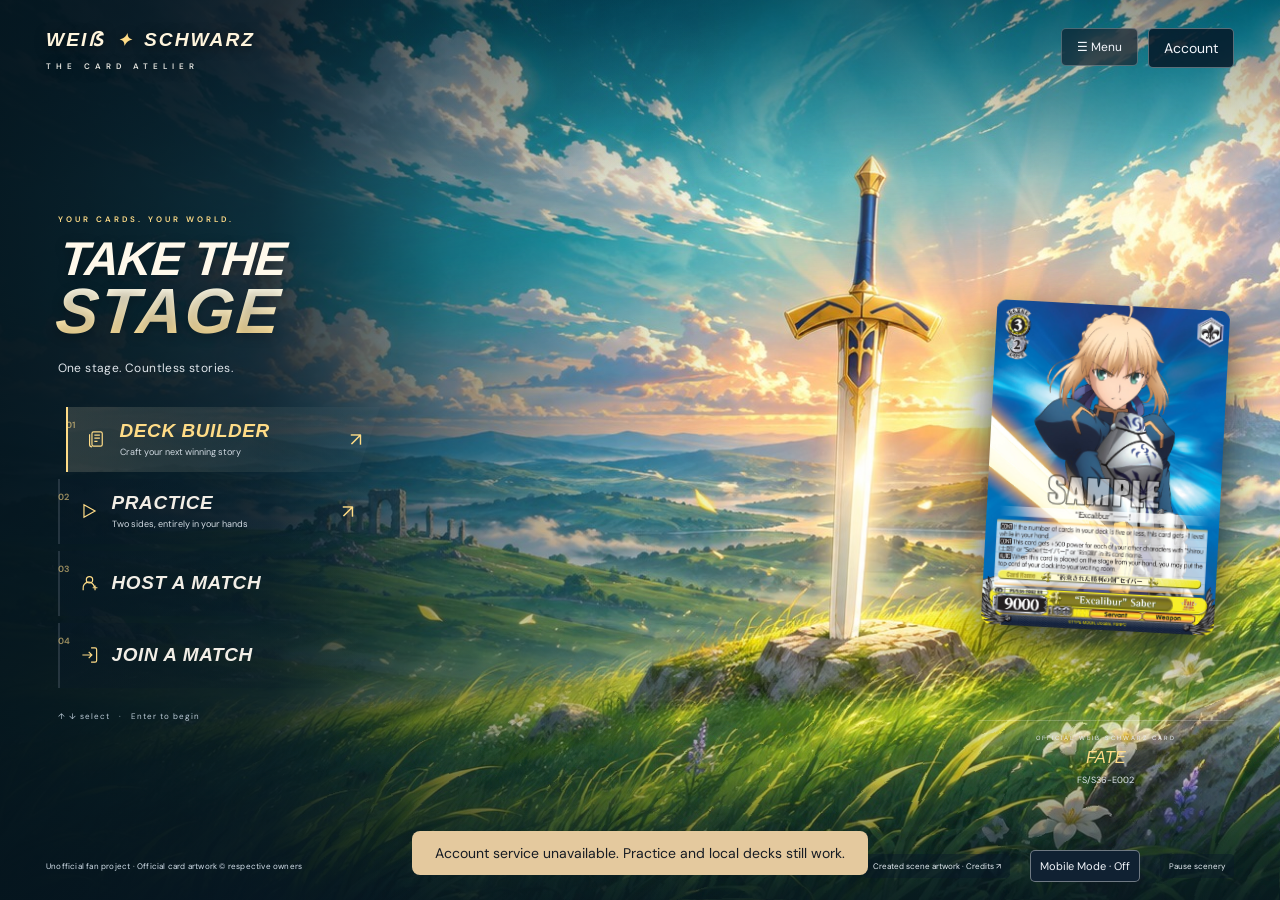
<file: index.html>
<!doctype html><html lang="en"><head><meta charset="utf-8"><meta name="viewport" content="width=device-width, initial-scale=1"><meta name="theme-color" content="#11141d"><title>Weiß Schwarz — Atelier</title><link rel="stylesheet" href="style-45796bf264.css"><link rel="stylesheet" href="additions-d7297a0923.css"><link rel="stylesheet" href="atelier-ui-239e44ef56.css"><link rel="stylesheet" href="title-menu-0c379caa00.css"><link rel="stylesheet" href="online-b4eac3e986.css"><link rel="stylesheet" href="scenery-compat-v2.css"><link rel="stylesheet" href="mobile-mode-v2.css"><script>(function () {
  var root = document.documentElement;
  if (/PlayStation/i.test(navigator.userAgent) || !window.CSS || !CSS.supports || !CSS.supports("height", "100svh")) {
    root.classList.add("scenery-compat");
    root.classList.add("simple-scenery");
  }
  try {
    if (window.localStorage.getItem("ws-mobile-mode") === "on") {
      root.classList.add("mobile-mode");
      root.classList.add("simple-scenery");
    }
  } catch (error) {}
  if (!root.classList.contains("simple-scenery")) {
    var preload = document.createElement("link");
    preload.rel = "preload";
    preload.as = "image";
    preload.href = "art/scenes/fate.jpg";
    document.head.appendChild(preload);
  }
}());</script></head><body>
<header><a class="brand" href="#home"><span class="sigil">W<span>✦</span></span><span>WEISS SCHWARZ<small>THE CARD ATELIER</small></span></a><nav aria-label="Main navigation"><button data-view="home" class="active">Main menu</button><button data-view="library">Card library</button><button data-view="decks">Deck Builder <span id="saved-count">0</span></button><button data-view="practice">Practice table</button></nav><button id="about">Sources & coverage ↗</button></header>
<main><section id="home" class="view home-view" aria-label="Main menu"><div class="menu-backgrounds" aria-hidden="true"><div class="menu-backdrop title-scene is-active" data-backdrop="decks" style="--scene:url('art/scenes/fate.jpg')"><img class="scene-base" data-src="art/scenes/fate.jpg" alt="" fetchpriority="high" decoding="async"><div class="scene-cloud-bank"></div><div class="scene-cloud-bank cloud-bank-two"></div><div class="scene-wind"></div><div class="scene-rays"></div><div class="scene-sword-light"></div><div class="scene-petals"><i style="--n:0"></i><i style="--n:1"></i><i style="--n:2"></i><i style="--n:3"></i><i style="--n:4"></i><i style="--n:5"></i><i style="--n:6"></i><i style="--n:7"></i><i style="--n:8"></i><i style="--n:9"></i><i style="--n:10"></i><i style="--n:11"></i></div></div><div class="menu-backdrop title-scene " data-backdrop="practice" style="--scene:url('art/scenes/sao-family-v2.jpg')"><img class="scene-base" data-src="art/scenes/sao-family-v2.jpg" alt="" loading="lazy" decoding="async"><div class="scene-cloud-bank"></div><div class="scene-cloud-bank cloud-bank-two"></div><div class="scene-wind"></div><div class="scene-rays"></div><div class="scene-sword-light"></div><div class="scene-petals"><i style="--n:0"></i><i style="--n:1"></i><i style="--n:2"></i><i style="--n:3"></i><i style="--n:4"></i><i style="--n:5"></i><i style="--n:6"></i><i style="--n:7"></i><i style="--n:8"></i><i style="--n:9"></i><i style="--n:10"></i><i style="--n:11"></i></div></div><div class="menu-backdrop title-scene " data-backdrop="host" style="--scene:url('art/scenes/konosuba.jpg')"><img class="scene-base" data-src="art/scenes/konosuba.jpg" alt="" loading="lazy" decoding="async"><div class="scene-cloud-bank"></div><div class="scene-cloud-bank cloud-bank-two"></div><div class="scene-wind"></div><div class="scene-rays"></div><div class="scene-sword-light"></div><div class="scene-petals"><i style="--n:0"></i><i style="--n:1"></i><i style="--n:2"></i><i style="--n:3"></i><i style="--n:4"></i><i style="--n:5"></i><i style="--n:6"></i><i style="--n:7"></i><i style="--n:8"></i><i style="--n:9"></i><i style="--n:10"></i><i style="--n:11"></i></div></div><div class="menu-backdrop title-scene " data-backdrop="join" style="--scene:url('art/scenes/rwby.jpg')"><img class="scene-base" data-src="art/scenes/rwby.jpg" alt="" loading="lazy" decoding="async"><div class="scene-cloud-bank"></div><div class="scene-cloud-bank cloud-bank-two"></div><div class="scene-wind"></div><div class="scene-rays"></div><div class="scene-sword-light"></div><div class="scene-petals"><i style="--n:0"></i><i style="--n:1"></i><i style="--n:2"></i><i style="--n:3"></i><i style="--n:4"></i><i style="--n:5"></i><i style="--n:6"></i><i style="--n:7"></i><i style="--n:8"></i><i style="--n:9"></i><i style="--n:10"></i><i style="--n:11"></i></div></div></div><div class="menu-overlay"></div><svg class="scene-filter-defs" aria-hidden="true"><defs><filter id="scene-wind-filter"><feTurbulence type="fractalNoise" baseFrequency=".007 .018" numOctaves="2" seed="8"><animate attributeName="baseFrequency" dur="12s" values=".007 .018;.009 .02;.007 .018" repeatCount="indefinite"/></feTurbulence><feDisplacementMap in="SourceGraphic" scale="5" xChannelSelector="R" yChannelSelector="G"/></filter></defs></svg><div class="title-topline"><a class="title-wordmark" href="#home" aria-label="Weiß Schwarz main menu">WEIẞ <span>✦</span> SCHWARZ<small>THE CARD ATELIER</small></a><details class="title-secondary"><summary>☰ <span>Menu</span></summary><div><button data-title-view="library">Card library</button><button data-title-view="decks">Saved decks</button><button id="title-sources">Sources & coverage</button><button id="title-art-info">Scene artwork credits</button></div></details></div><div class="menu-content"><div class="menu-copy"><p class="eyebrow">YOUR CARDS. YOUR WORLD.</p><h1 class="title-heading">TAKE THE<br><span>STAGE</span></h1><p class="menu-subtitle">One stage. Countless stories.</p><div class="main-menu-options" role="navigation" aria-label="Choose your next chapter"><button class="menu-option is-featured" data-menu-option="decks" aria-label="Deck Builder"><span class="menu-option-icon"><svg viewBox="0 0 24 24" fill="none" stroke="currentColor" stroke-width="1.5" aria-hidden="true"><rect x="5" y="3" width="13" height="18" rx="2"/><path d="M8 7h7M8 11h7M8 15h4M2 6v13a3 3 0 0 0 3 3"/></svg></span><span class="menu-option-copy"><b>Deck Builder</b><small>Craft your next winning story</small></span><span class="menu-arrow">↗</span><span class="menu-index">01</span></button><button class="menu-option " data-menu-option="practice" aria-label="Practice"><span class="menu-option-icon"><svg viewBox="0 0 24 24" fill="none" stroke="currentColor" stroke-width="1.5" aria-hidden="true"><path d="m5 4 14 8-14 8V4Z"/></svg></span><span class="menu-option-copy"><b>Practice</b><small>Two sides, entirely in your hands</small></span><span class="menu-arrow">↗</span><span class="menu-index">02</span></button><button class="menu-option " data-menu-option="host" aria-label="Host a Match — Coming soon"><span class="menu-option-icon"><svg viewBox="0 0 24 24" fill="none" stroke="currentColor" stroke-width="1.5" aria-hidden="true"><circle cx="12" cy="8" r="4"/><path d="M4 21v-2a7 7 0 0 1 14-2M19 15v6M16 18h6"/></svg></span><span class="menu-option-copy"><b>Host a Match</b><small>Coming soon</small></span><span class="soon-badge">COMING SOON</span><span class="menu-index">03</span></button><button class="menu-option " data-menu-option="join" aria-label="Join a Match — Coming soon"><span class="menu-option-icon"><svg viewBox="0 0 24 24" fill="none" stroke="currentColor" stroke-width="1.5" aria-hidden="true"><path d="M14 3h5a2 2 0 0 1 2 2v14a2 2 0 0 1-2 2h-5M3 12h12m-4-4 4 4-4 4"/></svg></span><span class="menu-option-copy"><b>Join a Match</b><small>Coming soon</small></span><span class="soon-badge">COMING SOON</span><span class="menu-index">04</span></button></div><p class="menu-footnote"><span class="desktop-menu-help">↑ ↓ select &nbsp; · &nbsp; Enter to begin</span><span class="touch-menu-help">Tap an option to preview its world</span></p></div><div class="menu-gallery" aria-label="Featured official card"><div class="card-halo"></div><div class="featured-card-stack"><img class="menu-feature-card is-active" data-feature="decks" src="art/decks.png" alt=""><img class="menu-feature-card " data-feature="practice" src="art/practice.png" alt=""><img class="menu-feature-card " data-feature="host" src="art/host-konosuba.png" alt=""><img class="menu-feature-card " data-feature="join" src="art/join.png" alt=""></div><div class="featured-caption"><span>OFFICIAL WEIẞ SCHWARZ CARD</span><strong id="featured-series">Fate</strong><small id="featured-card-code">FS/S36-E002</small></div></div><div class="title-touch-enter"><button id="title-enter" class="primary">Enter Deck Builder →</button></div></div><div class="title-bottomline"><span>Unofficial fan project · Official card artwork © respective owners</span><button id="title-art-credit">Created scene artwork · Credits ↗</button><button type="button" id="title-mobile-mode" aria-pressed="false">Mobile Mode · Off</button><button id="title-motion" aria-pressed="false">Pause scenery</button></div></section><section id="library" class="view" hidden><div class="heading"><div><p class="eyebrow">YOUR STORIES. YOUR STAGE.</p><h1>A world in <em>every card.</em></h1><p class="muted">Find your favorites, shape your deck, and take the stage.</p></div><div class="catalog-stat"><b id="catalog-count">…</b><span>CARDS TO EXPLORE</span><small>Available catalog · coverage under review</small></div></div>
<div class="workspace"><aside class="filters panel"><div class="section-title">REFINE YOUR SEARCH <button id="clear-filters" class="link">Reset</button></div><label>Language<select id="language"><option value="" selected>All languages</option><option value="EN">English</option><option value="JP">Japanese</option></select></label><label>Title / series<select id="series"><option value="">All titles</option></select></label><label>Card type<select id="type"><option value="">All types</option><option>Character</option><option>Event</option><option>Climax</option></select></label><label>Color<select id="color"><option value="">All colors</option><option>YELLOW</option><option>GREEN</option><option>RED</option><option>BLUE</option><option>PURPLE</option></select></label><div class="two"><label>Level<select id="level"><option value="">Any</option><option>0</option><option>1</option><option>2</option><option>3</option></select></label><label>Cost<input id="cost" type="number" min="0" placeholder="Any"></label></div><label>Trait<input id="trait" placeholder="e.g. Music"></label><label>Rarity / variant<input id="rarity" placeholder="e.g. RR, SP, PR"></label><label>Minimum power<input id="power" type="number" placeholder="Any"></label><label>Trigger<input id="trigger" placeholder="e.g. SOUL"></label><div class="filter-note">✦<p>Every story starts with a card.<br>Click a card for a closer look.</p></div></aside>
<div class="collection"><div class="searchbar"><span>⌕</span><input id="search" aria-label="Search cards" placeholder="Search by card name, number, or ability…"><kbd>/</kbd></div><div class="collection-top"><span id="results">Loading real cards…</span><label class="inline">Sort <select id="sort"><option value="code">Card number</option><option value="name">Name</option><option value="level">Level</option><option value="power">Power</option></select></label></div><div id="grid" class="card-grid"></div><div class="pagination"><button id="prev">← Previous</button><span id="page-count"></span><button id="next">Next →</button></div></div>
<aside class="deck-dock panel"><p class="eyebrow">ON YOUR DRAWING BOARD</p><h2 id="dock-name">Untitled deck</h2><div class="deck-ring"><b id="dock-total">0</b><span>/ 50 cards</span></div><p class="muted">Add cards with the + button.<br>Your next story is taking shape.</p><div id="dock-cards"></div><button class="primary wide" data-view="decks">Open deck editor →</button></aside></div></section>
<section id="decks" class="view" hidden><div class="heading"><div><p class="eyebrow">BUILD SOMETHING WORTH PLAYING</p><h1>Your <em>deck atelier.</em></h1><p class="muted">Create, refine, and keep your favorite combinations.</p></div><button id="new-deck">+ New deck</button></div><div class="deck-layout"><aside class="panel"><h2>Saved decks</h2><p class="muted">Saved on this browser.</p><details id="saved-decks-menu"><summary>Show decks</summary><div id="saved-list"></div></details><button id="import-deck">Import deck</button><button id="example-deck">Open practice study deck</button><input type="file" id="import-file" accept=".json,.txt,application/json,text/plain" hidden></aside><div class="panel editor"><div class="toolbar"><input id="deck-name" aria-label="Deck name" value="Untitled deck"><select id="format"><option>Standard</option><option>Neo Standard</option><option>Side</option></select><select id="deck-language" aria-label="Deck language"><option>EN</option><option>JP</option><option>Mixed</option></select></div><div class="toolbar"><button id="save-deck" class="primary">Save deck</button><button id="duplicate-deck">Duplicate deck</button><button id="export-deck">Export JSON</button><button id="export-text">Export text</button><button id="upload-deck-list" title="Upload a text file with one quantity and card number per line, or a JSON deck">Upload deck list</button><button id="browse-builder-cards">Browse cards →</button><button id="practice-deck">Practice with deck →</button></div><details class="deck-origin-details"><summary>Deck source & original list</summary><div id="deck-origin"></div></details><div id="validation"></div><div id="deck-cards" class="deck-card-list"></div></div></div></section>
<section id="practice" class="view" hidden><div class="heading"><div><p class="eyebrow">TWO SIDES. ONE STORY.</p><h1>Take the <em>stage.</em></h1><p class="muted">Guided attacks and core procedures. You control both players and other card effects.</p></div><div class="toolbar"><button id="game-checklist">Game checklist</button><button id="undo">↶ Undo</button><button id="redo">↷ Redo</button><button id="fullscreen-toggle" aria-pressed="false">⛶ Fullscreen</button><button id="new-match" class="primary">New match</button></div></div><div id="match-setup" class="panel"><h2>Set the scene</h2><div class="toolbar"><label>Player 1 deck<select id="p1-deck"></select></label><label>Player 2 deck<select id="p2-deck"></select></label><label>Opponent<select id="practice-opponent"><option value="bot">Practice bot</option><option value="manual">Manual control</option></select></label><label>First player<select id="first-player"><option value="random">Random</option><option value="0">Player 1</option><option value="1">Player 2</option></select></label><button id="start-match" class="primary">Shuffle & draw opening hands</button></div><p class="muted">Trial Deck Sword Art Online is included and ready to play. Practice also accepts your saved decks.</p></div><div id="match-content" hidden><div class="match-layout"><aside class="panel controls"><p class="eyebrow">TABLE CONTROLS</p><label>Controlling<select id="control-player"><option value="0">Player 1</option><option value="1">Player 2</option></select></label><label class="check"><input type="checkbox" id="show-hidden"> Reveal both hands</label><div id="turn-info"></div><button id="advance" class="primary wide">Next phase →</button><label>Phase override<select id="phase-override"></select></label><div class="action-grid"><button data-action="stand">Stand all</button><button data-action="draw">Draw</button><button data-action="clock">Clock & draw 2</button><button data-action="mulligan">Mulligan selected</button><button data-action="shuffle">Shuffle deck</button><button data-action="refresh">Refresh</button><button data-action="level">Level up selected</button><button data-action="pay">Pay stock</button><button data-action="trigger">Reveal trigger</button><button data-action="stock">Trigger → stock</button><button data-action="damage">Start damage</button><button data-action="damage-reveal">Reveal damage</button><button data-action="damage-finish">Resolve damage</button><button data-action="encore">End / encore cleanup</button></div><label>Action amount<input type="number" id="amount" min="1" max="50" value="1"></label><label>Attack declaration<select id="attack-type"><option>Frontal</option><option>Side</option><option>Direct</option></select></label><button data-action="attack">Declare attack with selected</button><label>Attack step<select id="attack-step"><option>Attack declaration</option><option>Trigger</option><option>Counter</option><option>Damage</option><option>Battle</option><option>Encore</option></select></label><p class="muted">Counters, effects and costs: select cards, move them, and adjust notes manually.</p></aside><div id="table" class="playmat"></div><aside class="panel selection-panel"><p class="eyebrow">SELECTED CARDS</p><div id="selection-info">Select a card or inspect a zone.</div><label>Destination player<select id="dest-player"><option value="0">Player 1</option><option value="1">Player 2</option></select></label><label>Destination zone<select id="dest-zone"></select></label><label>Placement<select id="placement"><option value="top">Top / last</option><option value="bottom">Bottom / first</option></select></label><button data-action="move" class="primary wide">Move selected</button><div class="action-grid"><button data-action="rest">Rest</button><button data-action="reverse">Reverse</button><button data-action="stand-selected">Stand</button><button data-action="flip">Flip face</button><button data-action="reveal">Reveal / hide</button><button data-action="note">Power / soul note</button></div><button id="clear-selection">Clear selection</button><h3>Table journal</h3><div id="journal"></div></aside></div></div></section></main>
<footer><span>WEISS SCHWARZ <b>ATELIER</b> <span class="muted"> · Unofficial fan tool</span></span><span>Official card artwork © Bushiroad & respective licensors.</span><button id="footer-sources" class="link">Catalog coverage & sources</button></footer><dialog id="dialog"><button class="close" id="close-dialog" aria-label="Close">×</button><div id="dialog-body"></div></dialog><div id="toast" role="status"></div><script type="module" src="app-884ae34d6e.mjs"></script></body></html>
</file>
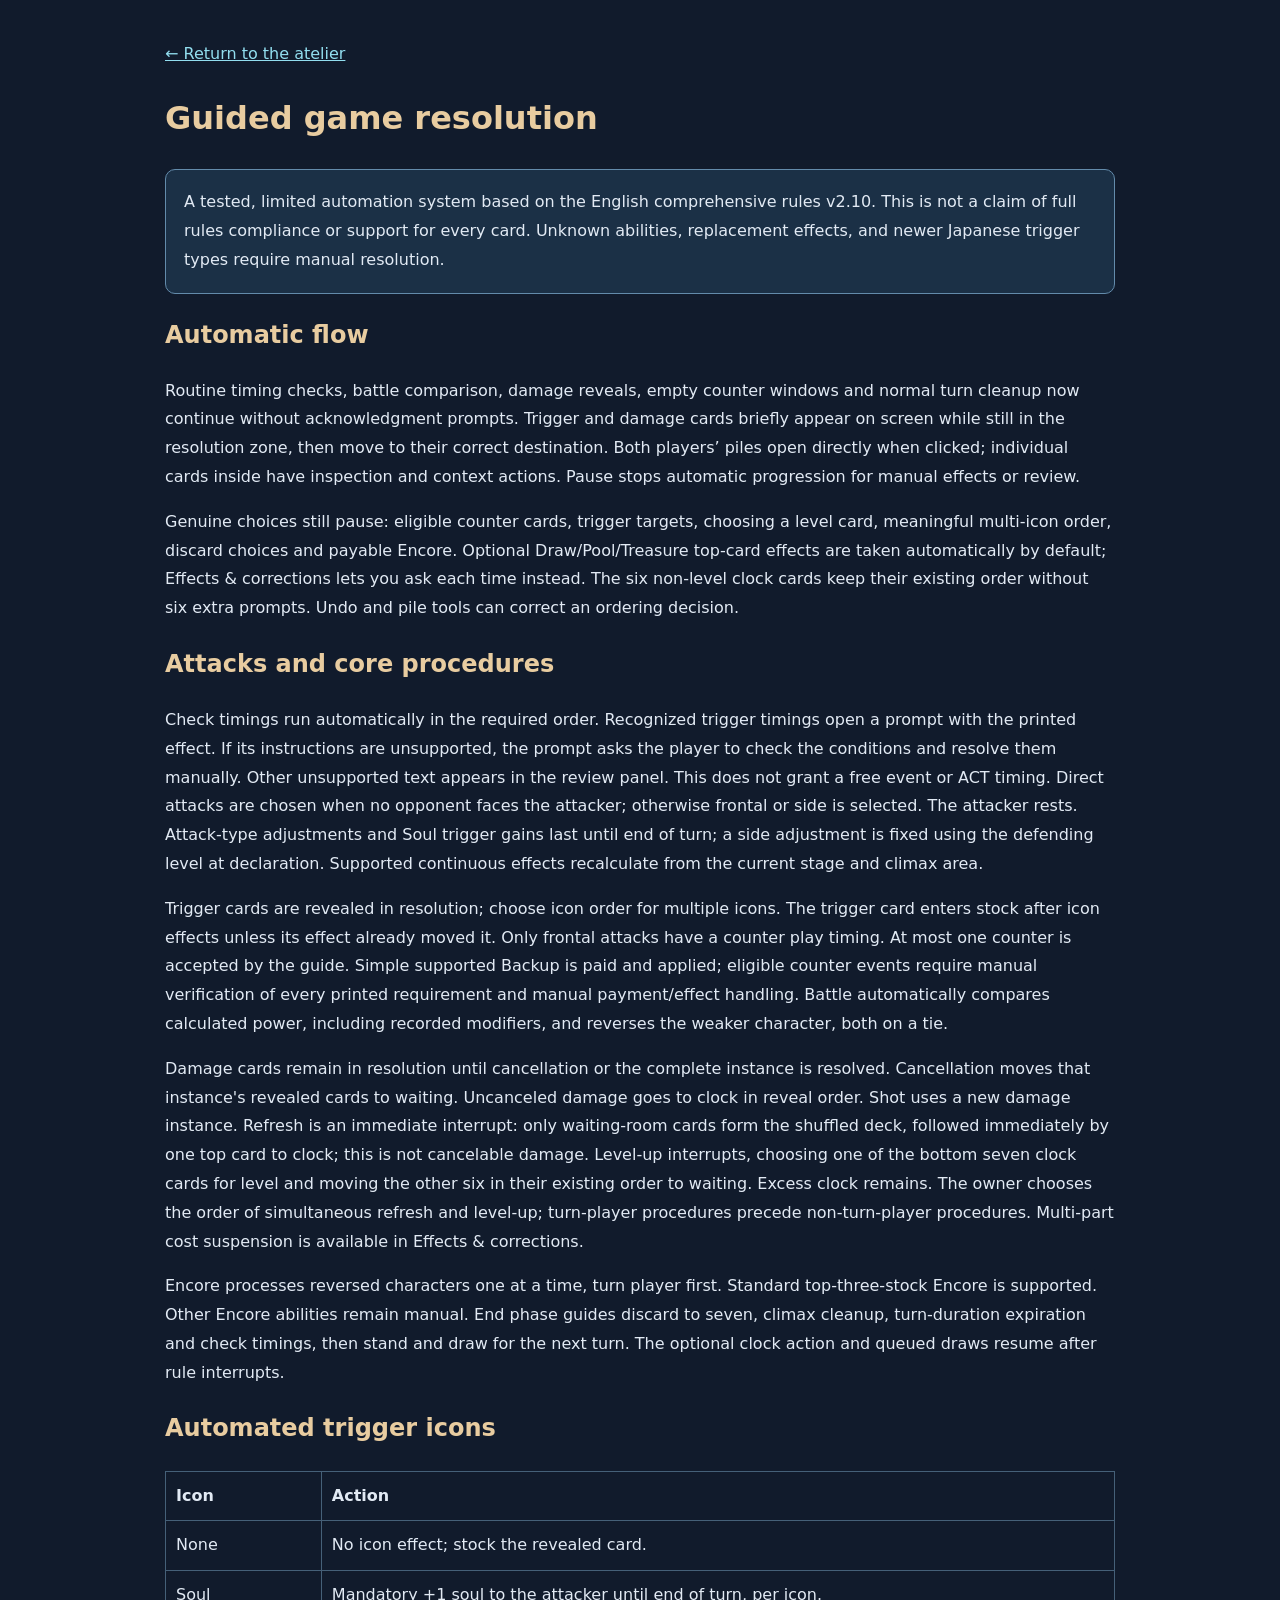
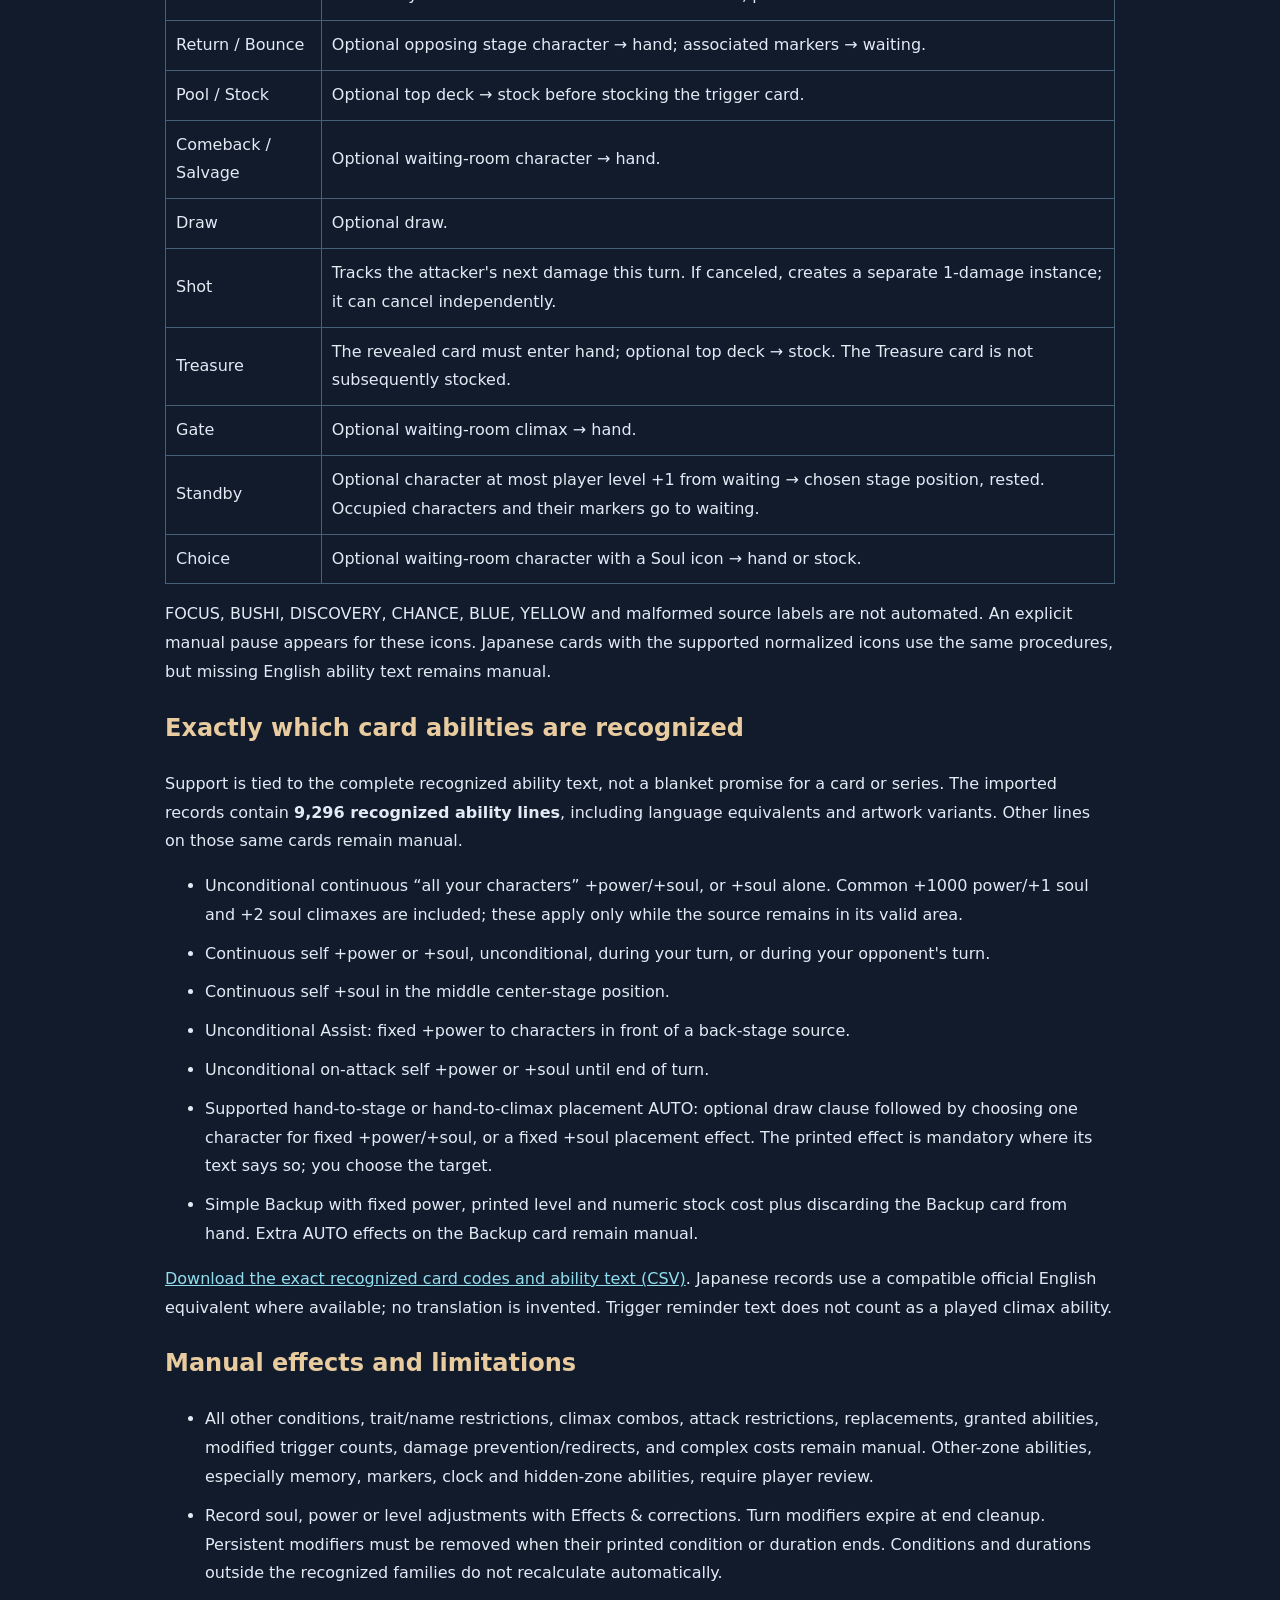
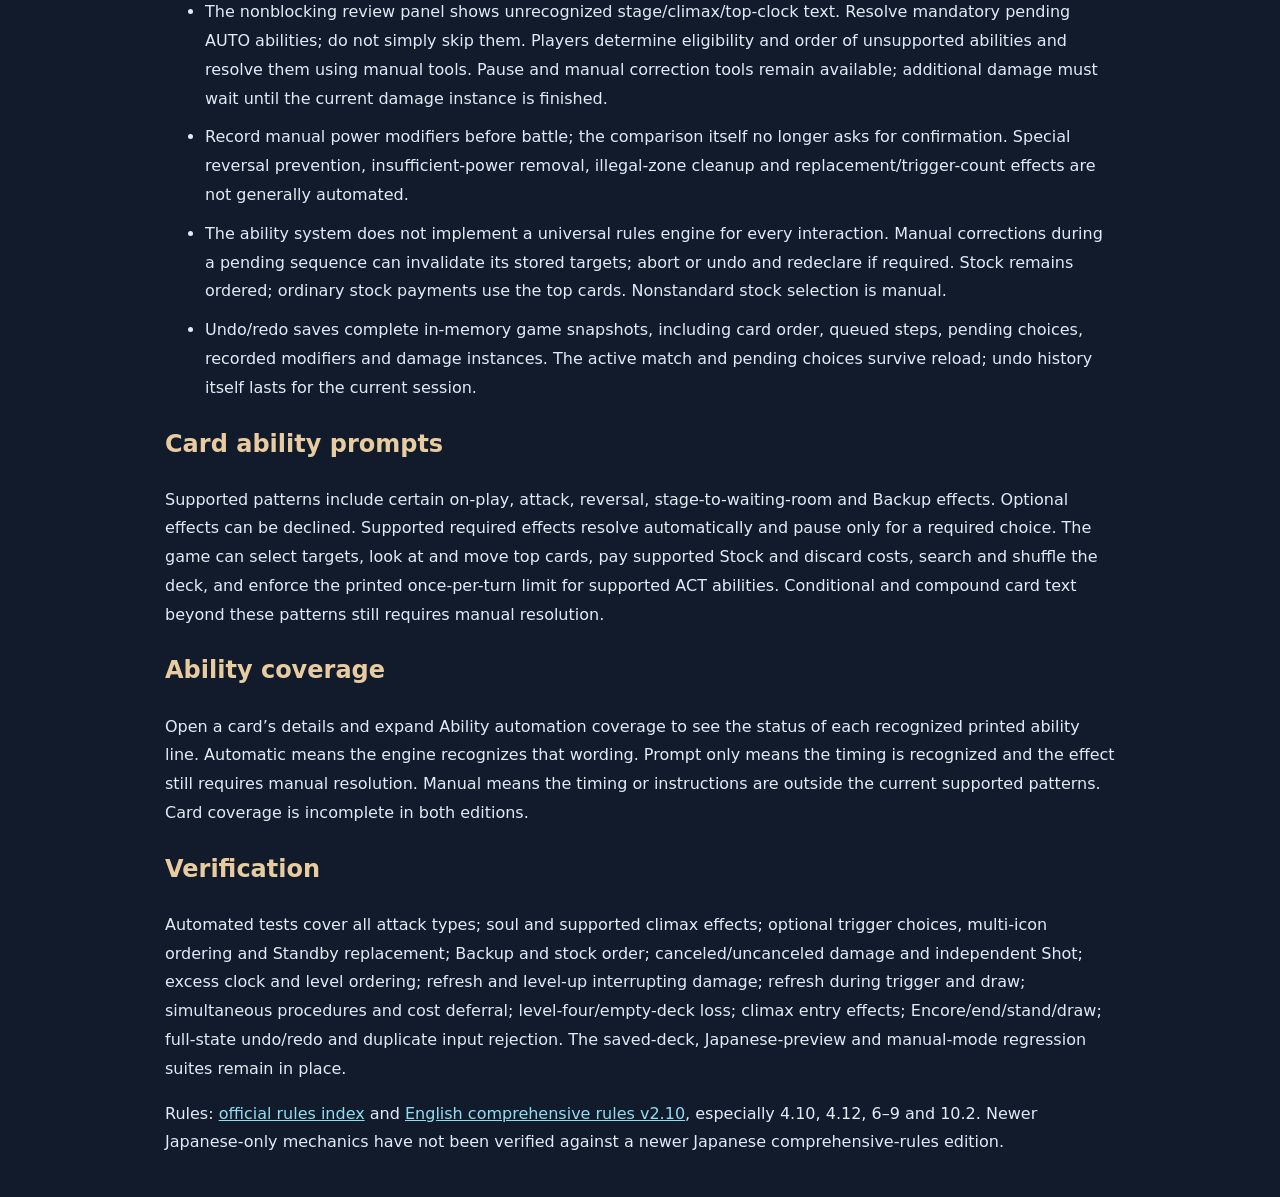
<file: automation-support.html>
<!doctype html><html lang="en"><meta charset="utf-8"><meta name="viewport" content="width=device-width, initial-scale=1"><title>Guided resolution — ability support</title><style>body{margin:40px auto;padding:0 24px;max-width:950px;background:#111b2c;color:#e2eaf4;font:16px/1.8 system-ui}h1,h2{color:#e8cca0}a{color:#92deef}li{margin:10px 0}aside{padding:18px;border:1px solid #638bab;background:#1b3046;border-radius:10px}table{border-collapse:collapse;width:100%}td,th{padding:10px;border:1px solid #456078;text-align:left}</style><body><a href="./?resolution=1">← Return to the atelier</a><h1>Guided game resolution</h1><aside>A tested, limited automation system based on the English comprehensive rules v2.10. This is not a claim of full rules compliance or support for every card. Unknown abilities, replacement effects, and newer Japanese trigger types require manual resolution.</aside>
<h2>Automatic flow</h2><p>Routine timing checks, battle comparison, damage reveals, empty counter windows and normal turn cleanup now continue without acknowledgment prompts. Trigger and damage cards briefly appear on screen while still in the resolution zone, then move to their correct destination. Both players’ piles open directly when clicked; individual cards inside have inspection and context actions. Pause stops automatic progression for manual effects or review.</p><p>Genuine choices still pause: eligible counter cards, trigger targets, choosing a level card, meaningful multi-icon order, discard choices and payable Encore. Optional Draw/Pool/Treasure top-card effects are taken automatically by default; Effects & corrections lets you ask each time instead. The six non-level clock cards keep their existing order without six extra prompts. Undo and pile tools can correct an ordering decision.</p><h2>Attacks and core procedures</h2><p>Check timings run automatically in the required order. Recognized trigger timings open a prompt with the printed effect. If its instructions are unsupported, the prompt asks the player to check the conditions and resolve them manually. Other unsupported text appears in the review panel. This does not grant a free event or ACT timing. Direct attacks are chosen when no opponent faces the attacker; otherwise frontal or side is selected. The attacker rests. Attack-type adjustments and Soul trigger gains last until end of turn; a side adjustment is fixed using the defending level at declaration. Supported continuous effects recalculate from the current stage and climax area.</p><p>Trigger cards are revealed in resolution; choose icon order for multiple icons. The trigger card enters stock after icon effects unless its effect already moved it. Only frontal attacks have a counter play timing. At most one counter is accepted by the guide. Simple supported Backup is paid and applied; eligible counter events require manual verification of every printed requirement and manual payment/effect handling. Battle automatically compares calculated power, including recorded modifiers, and reverses the weaker character, both on a tie.</p><p>Damage cards remain in resolution until cancellation or the complete instance is resolved. Cancellation moves that instance's revealed cards to waiting. Uncanceled damage goes to clock in reveal order. Shot uses a new damage instance. Refresh is an immediate interrupt: only waiting-room cards form the shuffled deck, followed immediately by one top card to clock; this is not cancelable damage. Level-up interrupts, choosing one of the bottom seven clock cards for level and moving the other six in their existing order to waiting. Excess clock remains. The owner chooses the order of simultaneous refresh and level-up; turn-player procedures precede non-turn-player procedures. Multi-part cost suspension is available in Effects & corrections.</p><p>Encore processes reversed characters one at a time, turn player first. Standard top-three-stock Encore is supported. Other Encore abilities remain manual. End phase guides discard to seven, climax cleanup, turn-duration expiration and check timings, then stand and draw for the next turn. The optional clock action and queued draws resume after rule interrupts.</p>
<h2>Automated trigger icons</h2><table><tr><th>Icon</th><th>Action</th></tr><tr><td>None</td><td>No icon effect; stock the revealed card.</td></tr><tr><td>Soul</td><td>Mandatory +1 soul to the attacker until end of turn, per icon.</td></tr><tr><td>Return / Bounce</td><td>Optional opposing stage character → hand; associated markers → waiting.</td></tr><tr><td>Pool / Stock</td><td>Optional top deck → stock before stocking the trigger card.</td></tr><tr><td>Comeback / Salvage</td><td>Optional waiting-room character → hand.</td></tr><tr><td>Draw</td><td>Optional draw.</td></tr><tr><td>Shot</td><td>Tracks the attacker's next damage this turn. If canceled, creates a separate 1-damage instance; it can cancel independently.</td></tr><tr><td>Treasure</td><td>The revealed card must enter hand; optional top deck → stock. The Treasure card is not subsequently stocked.</td></tr><tr><td>Gate</td><td>Optional waiting-room climax → hand.</td></tr><tr><td>Standby</td><td>Optional character at most player level +1 from waiting → chosen stage position, rested. Occupied characters and their markers go to waiting.</td></tr><tr><td>Choice</td><td>Optional waiting-room character with a Soul icon → hand or stock.</td></tr></table><p>FOCUS, BUSHI, DISCOVERY, CHANCE, BLUE, YELLOW and malformed source labels are not automated. An explicit manual pause appears for these icons. Japanese cards with the supported normalized icons use the same procedures, but missing English ability text remains manual.</p>
<h2>Exactly which card abilities are recognized</h2><p>Support is tied to the complete recognized ability text, not a blanket promise for a card or series. The imported records contain <b>9,296 recognized ability lines</b>, including language equivalents and artwork variants. Other lines on those same cards remain manual.</p><ul><li>Unconditional continuous “all your characters” +power/+soul, or +soul alone. Common +1000 power/+1 soul and +2 soul climaxes are included; these apply only while the source remains in its valid area.</li><li>Continuous self +power or +soul, unconditional, during your turn, or during your opponent's turn.</li><li>Continuous self +soul in the middle center-stage position.</li><li>Unconditional Assist: fixed +power to characters in front of a back-stage source.</li><li>Unconditional on-attack self +power or +soul until end of turn.</li><li>Supported hand-to-stage or hand-to-climax placement AUTO: optional draw clause followed by choosing one character for fixed +power/+soul, or a fixed +soul placement effect. The printed effect is mandatory where its text says so; you choose the target.</li><li>Simple Backup with fixed power, printed level and numeric stock cost plus discarding the Backup card from hand. Extra AUTO effects on the Backup card remain manual.</li></ul><p><a href="automated-card-abilities.csv">Download the exact recognized card codes and ability text (CSV)</a>. Japanese records use a compatible official English equivalent where available; no translation is invented. Trigger reminder text does not count as a played climax ability.</p>
<h2>Manual effects and limitations</h2><ul><li>All other conditions, trait/name restrictions, climax combos, attack restrictions, replacements, granted abilities, modified trigger counts, damage prevention/redirects, and complex costs remain manual. Other-zone abilities, especially memory, markers, clock and hidden-zone abilities, require player review.</li><li>Record soul, power or level adjustments with Effects & corrections. Turn modifiers expire at end cleanup. Persistent modifiers must be removed when their printed condition or duration ends. Conditions and durations outside the recognized families do not recalculate automatically.</li><li>The nonblocking review panel shows unrecognized stage/climax/top-clock text. Resolve mandatory pending AUTO abilities; do not simply skip them. Players determine eligibility and order of unsupported abilities and resolve them using manual tools. Pause and manual correction tools remain available; additional damage must wait until the current damage instance is finished.</li><li>Record manual power modifiers before battle; the comparison itself no longer asks for confirmation. Special reversal prevention, insufficient-power removal, illegal-zone cleanup and replacement/trigger-count effects are not generally automated.</li><li>The ability system does not implement a universal rules engine for every interaction. Manual corrections during a pending sequence can invalidate its stored targets; abort or undo and redeclare if required. Stock remains ordered; ordinary stock payments use the top cards. Nonstandard stock selection is manual.</li><li>Undo/redo saves complete in-memory game snapshots, including card order, queued steps, pending choices, recorded modifiers and damage instances. The active match and pending choices survive reload; undo history itself lasts for the current session.</li></ul>
<h2>Card ability prompts</h2><p>Supported patterns include certain on-play, attack, reversal, stage-to-waiting-room and Backup effects. Optional effects can be declined. Supported required effects resolve automatically and pause only for a required choice. The game can select targets, look at and move top cards, pay supported Stock and discard costs, search and shuffle the deck, and enforce the printed once-per-turn limit for supported ACT abilities. Conditional and compound card text beyond these patterns still requires manual resolution.</p><h2>Ability coverage</h2><p>Open a card’s details and expand Ability automation coverage to see the status of each recognized printed ability line. Automatic means the engine recognizes that wording. Prompt only means the timing is recognized and the effect still requires manual resolution. Manual means the timing or instructions are outside the current supported patterns. Card coverage is incomplete in both editions.</p><h2>Verification</h2><p>Automated tests cover all attack types; soul and supported climax effects; optional trigger choices, multi-icon ordering and Standby replacement; Backup and stock order; canceled/uncanceled damage and independent Shot; excess clock and level ordering; refresh and level-up interrupting damage; refresh during trigger and draw; simultaneous procedures and cost deferral; level-four/empty-deck loss; climax entry effects; Encore/end/stand/draw; full-state undo/redo and duplicate input rejection. The saved-deck, Japanese-preview and manual-mode regression suites remain in place.</p><p>Rules: <a href="https://en.ws-tcg.com/rules/">official rules index</a> and <a href="https://en.ws-tcg.com/wordpress/wp-content/uploads/2025/09/17165346/WSE-Comprehensive-Rules-v2.10.pdf">English comprehensive rules v2.10</a>, especially 4.10, 4.12, 6–9 and 10.2. Newer Japanese-only mechanics have not been verified against a newer Japanese comprehensive-rules edition.</p></body></html>
</file>
<file: style-45796bf264.css>
@import url('https://fonts.googleapis.com/css2?family=DM+Sans:wght@400;500;600;700&family=Playfair+Display:ital,wght@0,500;0,600;1,500&display=swap');
:root{color-scheme:dark;--bg:#10131b;--panel:#191e29;--line:#303644;--muted:#9ca5b7;--ink:#f2eee6;--gold:#dfc194;--mint:#b9d8d0}*{box-sizing:border-box}body{margin:0;background:radial-gradient(ellipse at 60% 0,#25303e55,transparent 50%),var(--bg);color:var(--ink);font:14px 'DM Sans',sans-serif}button,input,select,textarea{font:inherit}button,a,input,select{outline-offset:4px}button{border:1px solid var(--line);color:var(--ink);background:#232936;border-radius:7px;padding:10px 13px;cursor:pointer;transition:.18s}button:hover{border-color:var(--gold);background:#33394a}button:disabled{opacity:.4;cursor:default}a{color:var(--gold)}.primary{background:var(--gold);border-color:var(--gold);color:#171c25;font-weight:700}.primary:hover{background:#f1d8b5;color:#171c25}.link{background:none;border:0;color:var(--gold);padding:3px}.wide{width:100%}header{height:92px;display:flex;align-items:center;justify-content:space-between;padding:0 3.2%;border-bottom:1px solid var(--line);gap:24px}.brand{display:flex;align-items:center;gap:14px;color:var(--ink);text-decoration:none;letter-spacing:2px;font-size:15px;font-weight:700}.brand small{display:block;color:var(--gold);font-size:9px;letter-spacing:3.5px;margin-top:7px}.sigil{font:36px Georgia;color:var(--gold);position:relative}.sigil span{font-size:17px;position:absolute;bottom:-4px;right:-7px}nav{display:flex;gap:7px}nav button{border:0;background:none;padding:15px 20px;color:var(--muted)}nav button.active{background:#dfc19415;color:var(--gold)}nav span{background:#363c48;border-radius:4px;padding:2px 5px;font-size:10px}main{padding:0 3.2% 35px;min-height:80vh}.heading{display:flex;justify-content:space-between;align-items:center;padding:37px 0 30px;gap:22px}.eyebrow{font-size:10px;letter-spacing:2.5px;color:var(--gold);font-weight:600;margin:0 0 12px}h1{font:42px 'Playfair Display',Georgia,serif;margin:0 0 12px;letter-spacing:-.8px}h1 em{color:var(--gold);font-weight:500}h2{font:23px 'Playfair Display',Georgia,serif;margin:10px 0 20px}h3{font-size:14px;margin-top:24px}.muted{color:var(--muted);line-height:1.65}.heading .muted{margin:0}.catalog-stat{text-align:right;border-right:2px solid var(--gold);padding-right:20px}.catalog-stat b{font:33px 'Playfair Display',Georgia;display:block}.catalog-stat span{font-size:9px;letter-spacing:2px;display:block;margin:6px 0}.catalog-stat small{color:var(--muted);font-size:10px}.workspace{display:grid;grid-template-columns:210px minmax(0,1fr) 230px;gap:26px;align-items:start}.panel{background:linear-gradient(145deg,#20263399,#191e29);border:1px solid var(--line);border-radius:12px;padding:20px}.section-title{font-size:9px;letter-spacing:1.2px;display:flex;justify-content:space-between;align-items:center;margin-bottom:23px}.section-title button{font-size:10px;letter-spacing:0}label{display:block;font-size:11px;color:var(--muted);margin-bottom:16px}input,select,textarea{display:block;width:100%;border:1px solid var(--line);border-radius:6px;background:#111620;color:var(--ink);padding:10px 11px;margin-top:8px;min-width:0}input::placeholder{color:#738096}.two{display:grid;grid-template-columns:1fr 1fr;gap:10px}.filter-note{border-top:1px solid var(--line);margin-top:22px;padding-top:24px;text-align:center;color:var(--gold);font-size:25px}.filter-note p{font-size:10px;color:var(--muted);line-height:1.9}.searchbar{display:flex;align-items:center;gap:14px;border:1px solid #3c4556;background:#1d2430;border-radius:9px;padding:2px 16px}.searchbar input{border:0;background:none;margin:0;padding:15px 0;font-size:13px}.searchbar span{font-size:28px;color:var(--gold)}kbd{border:1px solid var(--line);padding:2px 6px;color:var(--muted)}.collection-top{display:flex;justify-content:space-between;align-items:center;margin:17px 0;color:var(--muted);font-size:11px}.inline{display:flex;align-items:center;gap:8px;margin:0}.inline select{width:auto;margin:0;background:none;border:0;padding:5px}.card-grid{display:grid;grid-template-columns:repeat(4,minmax(0,1fr));gap:23px 18px}.card-tile{min-width:0;position:relative}.art-button{display:block;border:0;background:none;padding:0;width:100%;border-radius:7px}.art-button:hover{background:none;transform:translateY(-4px)}.card-art{display:block;width:100%;aspect-ratio:400/558;object-fit:contain;border-radius:7px;background:#212733;box-shadow:0 7px 16px #0005}.card-tile .card-name{display:block;white-space:nowrap;text-overflow:ellipsis;overflow:hidden;font-size:11px;margin:12px 26px 5px 0;font-weight:600}.card-code{font-size:9px;color:var(--muted)}.card-add{position:absolute;right:0;bottom:7px;width:25px;height:25px;padding:0;font-size:18px;color:var(--gold)}.color-dot{display:inline-block;width:6px;height:6px;border-radius:50%;margin-right:6px}.pagination{display:flex;justify-content:center;align-items:center;gap:20px;margin:28px 0;color:var(--muted);font-size:11px}.deck-dock{position:sticky;top:20px;text-align:center}.deck-dock .eyebrow{font-size:8px;letter-spacing:1.5px}.deck-dock h2{font-size:21px}.deck-ring{border:1px solid #82725a;border-radius:50%;width:122px;height:122px;margin:24px auto;display:flex;flex-direction:column;justify-content:center;box-shadow:0 0 0 7px #dfc19407}.deck-ring b{font:37px 'Playfair Display',Georgia}.deck-ring span{color:var(--muted);font-size:11px;margin-top:6px}.deck-dock .muted{font-size:11px}.dock-row{font-size:10px;text-align:left;display:flex;gap:8px;padding:9px 0;border-top:1px solid var(--line)}.dock-row span{overflow:hidden;white-space:nowrap;text-overflow:ellipsis}.deck-dock .primary{margin-top:18px;font-size:11px}footer{display:flex;justify-content:space-between;align-items:center;border-top:1px solid var(--line);padding:24px 3.2%;font-size:10px;color:var(--muted);gap:20px}footer b{color:var(--gold)}.deck-layout{display:grid;grid-template-columns:250px 1fr;gap:25px}.toolbar{display:flex;gap:10px;align-items:center;flex-wrap:wrap;margin-bottom:18px}.toolbar input{width:auto;flex:1;margin:0}.toolbar select{width:auto;margin:0}.toolbar label{margin:0}.saved-item{padding:14px 0;border-bottom:1px solid var(--line)}.saved-item button{margin:4px;font-size:11px}.deck-card-list{display:grid;grid-template-columns:repeat(auto-fill,minmax(240px,1fr));gap:12px}.deck-row{display:flex;gap:12px;align-items:center;background:#111720;border-radius:8px;padding:10px}.deck-row img{width:56px;border-radius:4px;cursor:pointer}.deck-row p{font-size:12px;margin:0 0 9px}.deck-row small{color:var(--muted);font-size:10px}.deck-row button{padding:3px 9px}.validation{padding:15px;border:1px solid var(--line);border-radius:8px;margin:15px 0;line-height:1.8}.validation .bad{color:#f5a5a5}.validation .good{color:var(--mint)}.validation small{display:block;color:var(--muted)}dialog{background:#191f2a;color:var(--ink);border:1px solid #4d5463;border-radius:16px;padding:30px;max-width:min(1000px,94vw);max-height:93vh;width:850px}dialog::backdrop{background:#070b12c9;backdrop-filter:blur(6px)}.close{position:absolute;right:12px;top:10px;z-index:2;font-size:23px;padding:2px 9px}.preview{display:grid;grid-template-columns:minmax(200px,43%) 1fr;gap:30px}.preview img{width:100%;border-radius:10px}.preview p{line-height:1.8;font-size:13px}.preview .ability{white-space:pre-line}.preview small{color:var(--muted)}#toast{position:fixed;bottom:25px;left:50%;transform:translateX(-50%);background:#e4c99e;color:#161b23;padding:13px 23px;border-radius:8px;z-index:20;display:none;max-width:90vw}.match-layout{display:grid;grid-template-columns:210px minmax(700px,1fr) 230px;gap:18px;align-items:start}.controls,.selection-panel{padding:16px;position:sticky;top:15px}.controls label,.selection-panel label{margin-bottom:11px}.action-grid{display:grid;grid-template-columns:1fr 1fr;gap:6px;margin:14px 0}.action-grid button{padding:8px 5px;font-size:10px}.check{display:flex;align-items:center;gap:9px}.check input{width:auto;margin:0}.playmat{border:1px solid #4b535e;border-radius:15px;background:radial-gradient(ellipse at center,#33444988,transparent 65%),repeating-linear-gradient(45deg,#ffffff02 0 1px,transparent 1px 14px),#17262d;padding:18px;min-height:900px}.player-mat{border:1px solid #7f9a9444;border-radius:10px;padding:12px;margin-bottom:12px}.player-mat.opponent{background:#32405255}.player-mat h3{display:flex;justify-content:space-between;margin:0 0 10px;color:var(--mint);font-size:12px}.zone-row{display:grid;grid-template-columns:repeat(6,1fr);gap:7px}.zone{border:1px solid #849e9255;border-radius:7px;padding:7px;min-height:88px;cursor:pointer;background:#07171e50;position:relative;overflow:hidden}.zone:hover{border-color:var(--gold)}.zone-label{display:block;font-size:9px;letter-spacing:.5px;color:#bdc9c6;margin-bottom:6px}.zone-count{font:21px Georgia;color:var(--gold)}.zone img{height:61px;max-width:46px;object-fit:contain;border-radius:3px}.stage-row{display:flex;gap:17px;justify-content:center;margin:12px 0}.stage-zone{width:100px;height:133px;display:flex;flex-direction:column;align-items:center;overflow:visible}.stage-zone img{height:96px;max-width:72px;transition:transform .2s}.stage-zone img.rest{transform:rotate(90deg)}.stage-zone img.reverse{transform:rotate(180deg)}.stage-zone.selected{border-color:var(--gold);box-shadow:0 0 0 2px #dfc19455}.marker-link{position:absolute;bottom:-7px;font-size:8px;background:#223f45;padding:3px 7px;border-radius:3px}.hand{min-height:78px;margin-top:9px;display:flex;gap:5px;flex-wrap:wrap;border-top:1px solid #82999455;padding-top:10px}.hand-card{padding:0;border:1px solid transparent;width:45px;min-height:64px}.hand-card img{width:100%;display:block}.hand-card.selected{border:2px solid var(--gold);transform:translateY(-5px)}.card-back{width:43px;height:62px;background:repeating-linear-gradient(135deg,#273d48 0 5px,#1c2e3a 5px 8px);border:2px solid #bda984;border-radius:4px;display:grid;place-items:center;font:18px Georgia;color:var(--gold)}.pile-grid{display:grid;grid-template-columns:repeat(auto-fill,minmax(110px,1fr));gap:12px;margin-top:15px}.pile-card{padding:7px;position:relative}.pile-card.selected{border:2px solid var(--gold)}.pile-card img{width:100%;border-radius:4px}.pile-card small{font-size:9px;display:block;margin-top:5px}.pile-tools{position:sticky;top:0;background:#191f2a;padding:10px 0;z-index:1}.pile-tools input{margin-bottom:10px}.pile-tools button{font-size:11px}#journal{max-height:280px;overflow:auto;color:var(--muted);font-size:10px;line-height:1.7}#journal p{border-bottom:1px solid var(--line);padding-bottom:7px}.source-list{line-height:1.9}.checklist li{margin:12px 0;line-height:1.6}.checklist input{display:inline;width:auto;margin:0 9px 0 0}.notice{padding:12px;background:#dfc19412;border-left:2px solid var(--gold);line-height:1.7;font-size:12px}#turn-info{padding:15px 0;line-height:1.9;color:var(--gold)}[hidden]{display:none!important}@media(min-width:1600px){.card-grid{grid-template-columns:repeat(5,minmax(0,1fr))}}@media(max-width:1200px){.workspace{grid-template-columns:180px 1fr}.deck-dock{display:none}.match-layout{grid-template-columns:180px minmax(640px,1fr)}.selection-panel{grid-column:1/-1;position:static}.card-grid{grid-template-columns:repeat(4,minmax(0,1fr))}header{gap:10px}.brand{font-size:12px}nav button{padding:12px}}@media(max-width:800px){header{height:auto;flex-wrap:wrap;padding:20px;gap:20px}header>button{font-size:10px}nav{order:3;width:100%;justify-content:center}main{padding:0 18px 20px}.heading{padding:28px 0;flex-wrap:wrap}h1{font-size:33px}.catalog-stat{display:none}.workspace{display:block}.filters{display:grid;grid-template-columns:1fr 1fr;gap:10px;margin-bottom:20px;padding:15px}.filters label{margin:0}.section-title{grid-column:1/-1;margin:0}.filter-note{display:none}.filters .two{gap:5px}.card-grid{grid-template-columns:repeat(3,minmax(0,1fr));gap:20px 12px}.deck-layout{display:block}.deck-layout>aside{margin-bottom:20px}.preview{grid-template-columns:1fr}.preview img{max-width:310px;margin:auto}.match-layout{display:block}.controls{position:static;margin-bottom:18px}.controls .action-grid{grid-template-columns:repeat(4,1fr)}.playmat{min-width:620px}.match-layout{overflow:auto}.selection-panel{margin-top:18px}.hand-card{width:42px}footer{flex-wrap:wrap}.editor{padding:15px}}@media(prefers-reduced-motion:reduce){*{transition:none!important}}
</file>
<file: additions-d7297a0923.css>
.card-series{display:block;color:var(--gold);font-size:9px;line-height:1.5;margin-top:6px;overflow:hidden;text-overflow:ellipsis;white-space:nowrap}.card-tile .card-series{padding-right:25px}.series-name{color:var(--gold);font-size:14px;margin:4px 0 9px}.original-name{color:var(--muted);margin:0 0 10px;font-size:13px}.translation-status{padding:13px 15px;margin-top:18px;border:1px solid #527d73;border-radius:8px;background:#b9d8d00c;font-size:11px}.translation-status p{font-size:11px;margin:7px 0;line-height:1.6}.translation-status.official b{color:var(--mint)}.translation-status.unofficial{border-color:#967e59;background:#dfc1940b}.translation-status.unofficial b{color:var(--gold)}.translation-missing{color:#e8bd8d;font-size:12px}.translation-reference{border-top:1px solid var(--line);margin-top:20px;padding-top:6px}.translation-reference iframe{width:100%;height:600px;border:0;border-radius:7px;background:white;color-scheme:light;margin-bottom:12px}.translation-reference .muted{font-size:11px}.original-text{margin-top:20px;padding:13px;border:1px solid var(--line);border-radius:7px;font-size:12px}.original-text summary{cursor:pointer;color:var(--muted)}.artwork-caption{color:var(--muted);font-size:10px!important;text-align:center}.included-badge{display:block;color:var(--mint);font-size:10px;margin-top:8px}.saved-item b{overflow-wrap:anywhere;line-height:1.6}.preview>div:first-child{align-self:start;position:sticky;top:0}.deck-row .card-series{max-width:260px;white-space:normal}.deck-row .art-button{flex-shrink:0}.preview .ability p{line-height:1.8}.preview h2{line-height:1.4}#deck-origin .notice{margin-bottom:20px}#deck-origin .notice p{margin:8px 0}.saved-item button{font-size:11px}#example-deck{margin-top:10px}@media(min-width:850px){dialog{width:1000px}.preview{grid-template-columns:38% 1fr}}@media(max-width:800px){.preview>div:first-child{position:static}.card-series{font-size:8px}.translation-reference iframe{height:650px}}

.player-deck-name{font-size:10px;color:var(--muted);margin:0 0 12px;line-height:1.6}

.name-provenance{display:block;font-size:8px!important;line-height:1.5;color:#b8ced9;margin-top:5px}.name-provenance.machine{color:#f1c885}.name-provenance.unofficial{color:#c4b7e6}.name-provenance.official{color:#9cdbc4}.name-provenance.missing{color:#f2a9aa}.translation-status a{font-size:10px;display:inline-block;margin-top:5px}

.pinned-art-zoom{display:block;width:100%;padding:0;border:0;background:transparent;cursor:zoom-in;border-radius:8px}.pinned-art-zoom:hover{background:transparent;transform:none}.pinned-art-zoom:focus-visible{outline:2px solid #dfc194;outline-offset:5px}#artwork-dialog{position:fixed;inset:0;margin:0;padding:0;width:100vw;height:100dvh;max-width:100vw;max-height:100dvh;border:0;border-radius:0;background:#030811;color:#e6edf6;overflow:hidden;box-sizing:border-box}#artwork-dialog[open]{display:flex;flex-direction:column}#artwork-dialog::backdrop{background:#02050bf5}.artwork-full-toolbar{display:flex;align-items:center;justify-content:space-between;gap:15px;padding:10px 18px;background:#0b1422;border-bottom:1px solid #c5d6e52b;min-height:54px;box-sizing:border-box;flex-shrink:0}.artwork-full-toolbar span{font:500 12px 'DM Sans',sans-serif}.artwork-full-toolbar button{font-size:12px;flex-shrink:0}.artwork-full-image{flex:1;min-height:0;display:flex;align-items:center;justify-content:center;padding:12px;cursor:zoom-out}.artwork-full-image img{display:block;width:100%;height:100%;max-width:100%;max-height:100%;object-fit:contain;cursor:default}.translation-status small{display:block;line-height:1.6;margin:6px 0}.translation-status a+a{margin-left:14px}.ability p{white-space:pre-wrap;line-height:1.85}.ability:before{content:'CARD TEXT';display:block;font-size:9px;letter-spacing:1.5px;color:#a8c9cf;margin:18px 0 9px}.ability:empty:after{content:'No printed abilities';color:#b5c4d4}@media(max-width:600px){.artwork-full-toolbar{padding:9px 12px;gap:8px}.artwork-full-toolbar span{font-size:9px}.artwork-full-toolbar button{font-size:10px;padding:9px}.artwork-full-image{padding:6px}}

.inline-text-status{font-size:10px!important;line-height:1.6;color:#edca8a;margin:14px 0 4px!important}.inline-text-status.official{color:#9bd7c2}.translation-source-details{font-size:10px;color:#aabfd0;border-top:1px solid #899eb333;margin-top:20px;padding-top:12px}.translation-source-details summary{cursor:pointer;padding:4px 0}.translation-source-details .translation-status{margin-top:12px}.pinned-text .ability p{font-size:13px;line-height:1.85;margin:10px 0 16px}
</file>
<file: atelier-ui-239e44ef56.css>
:root{--violet:#ac8eff;--cyan:#77d8e6;--rose:#ed9db8;--panel-strong:#171d2b;--table-line:#8bb2c14a}
body{background:radial-gradient(ellipse at 15% 0,#7053b71c,transparent 55%),#10141e}header{height:82px;background:#10141edb;position:relative;z-index:5;backdrop-filter:blur(20px)}nav button{padding:12px 15px}body[data-view=home] main{padding:0}body[data-view=home] footer{background:#0d111bd9;position:relative;z-index:2}.home-view{position:relative;min-height:calc(100svh - 145px);overflow:hidden;background:#111722}.menu-backgrounds,.menu-overlay{position:absolute;inset:0}.menu-backdrop{position:absolute;width:100%;height:100%;object-fit:cover;object-position:68% 32%;filter:blur(8px) saturate(1.2) brightness(.45);opacity:0;transform:scale(1.12);transition:opacity .8s ease,transform 8s ease}.menu-backdrop.is-active{opacity:.65;transform:scale(1.04)}.menu-overlay{background:linear-gradient(90deg,#0b111af5 0,#101622ed 37%,#151b2b88 70%,#0e14216b),linear-gradient(0deg,#10141ef5 0,transparent 45%);z-index:1}.menu-content{position:relative;z-index:2;max-width:1440px;margin:auto;min-height:calc(100svh - 145px);display:grid;grid-template-columns:minmax(420px,1.05fr) 1fr;align-items:center;padding:54px 7%;gap:7%}.menu-copy h1{font:clamp(45px,4.7vw,73px)/1.1 'Playfair Display',Georgia,serif;letter-spacing:-1.8px;margin:0 0 20px}.menu-copy .eyebrow{color:var(--mint);letter-spacing:3px;margin-bottom:22px}.menu-subtitle{font-size:14px;line-height:1.8;color:#bcc6d4;margin:0 0 27px}.main-menu-options{display:grid;grid-template-columns:1fr 1fr;gap:12px;max-width:590px}.menu-option{position:relative;text-align:left;display:flex;gap:12px;align-items:center;min-height:103px;padding:21px 15px;border-radius:12px;border:1px solid #a0b2cf3b;background:linear-gradient(120deg,#222e3ce0,#16202fb8);backdrop-filter:blur(15px);overflow:hidden;box-shadow:0 8px 24px #0002;transition:background .3s,border-color .3s,transform .3s,box-shadow .3s}.menu-option:hover,.menu-option:focus-visible,.menu-option.is-featured{border-color:#e6c594a8;background:linear-gradient(115deg,#584c3f9c,#283044d9);box-shadow:0 8px 30px #0003,0 0 30px #dfc1940c;transform:translateY(-3px)}.menu-option-icon{color:var(--gold);width:25px;height:28px;flex-shrink:0}.menu-option-icon svg{width:100%;height:100%}.menu-option-copy b{display:block;font-size:15px;letter-spacing:.2px;font-weight:600}.menu-option-copy small{display:block;font-size:9px;color:#adb8c9;line-height:1.6;margin-top:7px}.menu-arrow{font-size:18px;color:var(--gold);margin-left:auto;align-self:flex-start}.menu-index{position:absolute;right:12px;bottom:8px;color:#a9b6ca34;font:22px Georgia}.soon-badge{position:absolute;right:10px;top:10px;font-size:6px;letter-spacing:1px;border:1px solid #b5bddc45;border-radius:20px;padding:3px 5px;color:#b5bfd4}.menu-footnote{font-size:9px;color:#929fb4;letter-spacing:.5px;margin-top:23px}.menu-gallery{position:relative;min-height:530px;display:grid;place-items:center}.featured-card-stack{position:relative;width:min(300px,78%);aspect-ratio:400/558;transform:rotate(6deg);filter:drop-shadow(0 30px 30px #03060cd9);animation:card-float 8s ease-in-out infinite}.menu-feature-card{position:absolute;width:100%;height:100%;object-fit:contain;opacity:0;border-radius:13px;transition:opacity .7s ease,transform .8s ease;transform:translate(24px,12px) rotate(4deg)}.menu-feature-card.is-active{opacity:1;transform:translate(0,0) rotate(0)}.orbit{position:absolute;border:1px solid #b5b7e321;border-radius:50%;width:120%;aspect-ratio:1;transform:rotate(-25deg) scaleY(.7)}.orbit-two{width:143%;border-style:dashed;transform:rotate(55deg) scaleY(.75);animation:orbit-turn 90s linear infinite}.featured-caption{position:absolute;bottom:0;left:8%;right:0;display:flex;flex-direction:column;padding:14px 0 0 18px;border-left:1px solid #dfc19480;gap:7px}.featured-caption span{font-size:7px;letter-spacing:2.2px;color:#bec5d4}.featured-caption strong{font:21px 'Playfair Display',Georgia;color:var(--gold)}.featured-caption small{font-size:8px;color:var(--muted)}@keyframes card-float{50%{transform:translateY(-12px) rotate(3deg)}}@keyframes orbit-turn{to{transform:rotate(415deg) scaleY(.75)}}
/* Workshop: saved decks on the left, the editable deck in the center, library beside it. */
#decks .heading{padding:28px 0 23px}#decks .heading h1{font-size:36px}#decks .deck-layout{grid-template-columns:170px minmax(360px,1fr) minmax(330px,36%);gap:18px;align-items:start}#decks .panel{padding:17px}.saved-deck-rail{position:sticky;top:12px;max-height:calc(100dvh - 24px);overflow:auto}.saved-deck-rail h2{font-size:20px}.saved-deck-rail .muted{font-size:10px}.saved-deck-rail button{font-size:10px;padding:7px}.saved-item b{font-size:11px}.saved-item .muted{font-size:9px}.editor{min-width:0;background:#1a2130!important;padding-top:0!important}.editor-sticky{position:sticky;top:8px;background:#1a2130fa;z-index:4;padding:17px 0 2px;backdrop-filter:blur(18px);border-radius:8px}.editor .toolbar{gap:7px;margin-bottom:10px}.editor .toolbar button{padding:8px;font-size:10px}.editor .toolbar input{min-width:180px;font-size:14px}.editor .toolbar select{font-size:10px;padding:8px;max-width:130px}.editor .validation{margin:10px 0 12px;padding:10px 12px;font-size:11px}.editor .validation small{font-size:9px}.deck-origin-details{margin-bottom:15px;font-size:10px;color:var(--muted)}.deck-origin-details summary{cursor:pointer;padding:9px 0}.deck-origin-details .notice{font-size:10px}.deck-card-list{grid-template-columns:repeat(auto-fill,minmax(126px,1fr));gap:12px}.deck-row{position:relative;display:block;min-width:0;padding:8px;background:#111925;border:1px solid #333c5059}.deck-row .art-button{width:100%!important}.deck-row .art-button img{width:100%;aspect-ratio:400/558;object-fit:contain}.deck-row>div{margin-top:8px}.deck-row p{font-size:10px;white-space:nowrap;overflow:hidden;text-overflow:ellipsis;margin-bottom:4px}.deck-row small{font-size:8px}.deck-row .card-series{font-size:8px;line-height:1.4;min-height:22px}.deck-row>div>div{display:flex;gap:6px;align-items:center;margin-top:7px}.deck-row>div>div button{font-size:10px;padding:4px 7px}.deck-row>div>div button:last-child{margin-left:auto;font-size:8px;padding:4px}.deck-row>div>div b{font-size:13px;color:var(--gold)}.deck-zoom{font-size:9px;padding:5px 0!important;border:0;background:none;color:var(--gold)}.builder-library{position:sticky;top:12px;max-height:calc(100dvh - 24px);overflow:auto;scrollbar-width:thin;min-width:0}.browser-heading .eyebrow{font-size:8px}.browser-heading h2{font-size:23px;margin:0 0 8px}.browser-heading p:last-child{font-size:10px;line-height:1.7;color:var(--muted);margin-bottom:12px}.builder-filters{border-top:1px solid var(--line);padding-top:10px;font-size:10px;margin-bottom:13px}.builder-filters summary{cursor:pointer;color:var(--gold)}.builder-filters .filters{display:grid;grid-template-columns:1fr 1fr;gap:9px;padding:12px 0;border:0;background:none}.builder-filters .filters .section-title{grid-column:1/-1;margin:0}.builder-filters label{margin:0;font-size:9px}.builder-filters input,.builder-filters select{padding:7px;font-size:10px}.builder-filters .filter-note{display:none}.builder-library .searchbar{padding:0 10px;gap:8px;position:sticky;top:-17px;background:#202c3b;z-index:3}.builder-library .searchbar input{font-size:11px;padding:12px 0}.builder-library .searchbar span{font-size:21px}.builder-library .card-grid{grid-template-columns:repeat(3,minmax(0,1fr));gap:17px 10px}.builder-library .card-name{font-size:9px;margin-top:8px}.builder-library .card-code,.builder-library .card-series{font-size:7px}.builder-library .card-add{font-size:15px;width:23px;height:23px}.builder-library .pagination{gap:8px;font-size:9px}.builder-library .pagination button{font-size:9px;padding:7px}.builder-library .collection-top{font-size:9px;gap:8px}.builder-library .inline select{font-size:9px;max-width:100px}.card-tile{position:relative}.library-zoom{position:absolute;top:5px;right:5px;width:25px;height:25px;padding:0;background:#111927d9;border-color:#b4bfd069;font-size:19px;color:#f6e9d0;box-shadow:0 2px 6px #0005}.art-button:focus-visible,.zone:focus-visible,.hand-card:focus-visible{outline:2px solid var(--gold);outline-offset:3px}
/* An uninterrupted, scrollable live inspector and a separate pinned card view. */
.hover-inspector{position:fixed;z-index:1500;border:1px solid #9caec576;border-radius:12px;background:#131c2afa;box-shadow:0 18px 80px #000a;backdrop-filter:blur(20px);overflow:hidden;color:var(--ink)}.hover-inspector-bar{display:flex;justify-content:space-between;align-items:center;padding:10px 14px;border-bottom:1px solid #8296b638;font-size:8px;letter-spacing:1.5px;color:var(--gold)}.hover-inspector-bar>div{display:flex;gap:7px}.hover-inspector-bar button{padding:4px 9px;font-size:10px}.hover-inspector-body{display:grid;grid-template-columns:37% 1fr;gap:16px;padding:16px;max-height:calc(100dvh - 100px);height:425px}.hover-image{align-self:start;display:flex;align-items:flex-start;max-height:100%;min-height:0}.hover-image img{width:100%;max-height:375px;object-fit:contain;border-radius:7px}.hover-text{overflow-y:auto;overscroll-behavior:contain;scrollbar-width:thin;padding-right:8px;min-height:0;line-height:1.7;outline-offset:0}.hover-text h2{font-size:23px;margin:7px 0 10px;line-height:1.35}.hover-text p{font-size:11px;line-height:1.8}.hover-text .eyebrow{font-size:8px}.hover-text small{font-size:9px;color:var(--muted)}.hover-text .translation-status{font-size:9px;padding:9px;margin-top:12px}.hover-text .translation-status p{font-size:9px;line-height:1.7}.hover-text .translation-reference iframe{height:500px}.hover-text .original-text{font-size:10px}.pinned-preview{grid-template-columns:minmax(180px,40%) 1fr;gap:27px}.pinned-image{position:static!important;align-self:start}.pinned-image img{max-height:75dvh;object-fit:contain;width:100%;border-radius:10px}.pinned-text{overflow-y:auto;max-height:76dvh;overscroll-behavior:contain;padding:0 12px 0 0;scrollbar-width:thin}.pinned-text h2{font-size:29px;line-height:1.4}.pinned-text p{font-size:13px;line-height:1.8}dialog[data-kind=card]{overflow:hidden;padding:28px;max-width:min(1080px,96vw);width:1000px}.pinned-text:focus{outline:none}
/* The table is a single clear surface. The phase banner is in normal flow between players. */
body[data-view=practice]{background:#111927}#practice{position:relative;isolation:isolate}#practice:before{content:'';position:fixed;inset:-20%;z-index:-1;background:radial-gradient(ellipse at 20% 30%,#5a50c63b,transparent 45%),radial-gradient(ellipse at 85% 55%,#177faf36,transparent 43%),radial-gradient(ellipse at 45% 90%,#bb507a24,transparent 40%);animation:table-aurora 25s ease-in-out infinite alternate;pointer-events:none}#practice .heading{padding:26px 0 22px}#practice .heading h1{font-size:36px}.match-layout{display:block!important;overflow:auto;border-radius:16px}.table-toolbar{display:flex;justify-content:space-between;gap:15px;align-items:center;margin:18px 0 7px;flex-wrap:wrap;padding:13px 16px;background:#172437e8;border:1px solid #7d9bc93b;border-radius:11px}.table-player-control{display:flex;align-items:center;gap:18px}.table-player-control label{margin:0;display:flex;gap:10px;align-items:center;font-size:10px}.table-player-control select{margin:0;width:auto;padding:7px;font-size:11px}.multi-choice input{width:auto;margin:0}.quick-actions{display:flex;gap:7px;flex-wrap:wrap}.quick-actions button{padding:8px 11px;font-size:10px;background:#26384a}.table-hint{font-size:10px;color:var(--muted);margin:9px 3px 15px}.playmat{min-height:0;min-width:660px;border:1px solid #93c0d55c;background:radial-gradient(ellipse at 15% 25%,#5964ac24,transparent 50%),radial-gradient(ellipse at 90% 80%,#3aafbb19,transparent 50%),repeating-linear-gradient(45deg,#9eb4c404 0 1px,transparent 1px 17px),#122633;box-shadow:inset 0 0 90px #05121e70,0 20px 65px #050b1733;padding:20px}.player-mat{background:linear-gradient(150deg,#243e4c77,#10273599);border:1px solid #6aafb966;border-radius:13px;padding:15px;margin:0;box-shadow:inset 0 0 30px #6edbf006}.player-mat.opponent{background:linear-gradient(150deg,#3b345677,#18233799);border-color:#a393d95c}.player-mat h3{font-size:12px;letter-spacing:.6px}.player-mat.opponent h3{color:#c5b7fa}.player-deck-name{font-size:9px;line-height:1.6;letter-spacing:.3px}.zone-row{gap:9px}.zone{border-color:var(--table-line);background:#07172266;min-height:94px;padding:9px;transition:background .2s,border-color .2s}.zone:hover{background:#2b4b5b66;border-color:#dfc194b3}.zone-label{font-size:9px;color:#cfdbdf;letter-spacing:.7px}.zone-count{font-size:22px}.zone-zoom{position:absolute;right:4px;top:24px;padding:2px 6px;font-size:18px;border:1px solid #abbbcc66;background:#101e2ce6;color:var(--gold);z-index:2}.stage-row{gap:22px;margin:17px 0}.stage-zone{width:110px;height:146px}.stage-zone img{height:104px;max-width:76px}.stage-zone>.zone-zoom{right:-8px;top:31px}.marker-link{bottom:-7px;background:#223f51;color:#cedde5;border:1px solid #65899b55;min-width:65px;font-size:8px}.hand{gap:8px;padding-top:12px;min-height:90px;align-items:flex-start}.hand>.zone-label{width:100%;font-size:9px;margin:0}.hand-card-wrap{position:relative;width:58px;flex-shrink:0}.hand-card{width:58px;display:block;border-radius:5px}.hand-card .card-back{width:56px;height:78px}.hand-card img{width:100%;border-radius:4px}.hand-zoom{position:absolute;right:-3px;bottom:-3px;font-size:15px;padding:0 5px;background:#142332e8;color:var(--gold);border-color:#afbedc6e}.hand>button[data-pile]{font-size:9px;padding:8px;align-self:center}.phase-banner{position:relative;display:flex;align-items:center;justify-content:space-between;gap:20px;padding:20px 24px;margin:18px 0;border:1px solid #83c5d47a;border-radius:13px;background:linear-gradient(110deg,#234459,#262e4a 60%,#483e3c);box-shadow:0 7px 24px #0004,inset 0 1px #ffffff0c;isolation:isolate}.phase-identity{display:flex;align-items:center;gap:13px}.active-player-dot{height:9px;width:9px;background:var(--mint);box-shadow:0 0 16px #c4ffde88;border-radius:50%}.phase-identity small{font-size:9px;letter-spacing:1.6px;color:#b7d8df;display:block;margin-bottom:6px}.phase-identity strong{font:27px 'Playfair Display',Georgia;display:block;white-space:nowrap}.phase-identity em{font-size:17px;color:#bccbdc;font-weight:400}.phase-actions{display:flex;gap:8px;align-items:center}.phase-actions button{padding:12px 18px}.phase-actions #previous-phase{font-size:20px;background:#172b3c80;padding:8px 13px}.phase-actions .primary{font-size:12px;white-space:nowrap}.phase-actions .primary span{margin-left:25px}.phase-dots{display:flex;gap:6px}.phase-dots i{width:18px;height:3px;background:#6f8eae4a;border-radius:2px}.phase-dots i.current{background:var(--gold);box-shadow:0 0 12px #dfc19460}.attack-step-name{font-size:9px;color:var(--gold);margin-top:4px;display:block}.manual-tools{margin-top:18px;padding:0;background:#151f2e}.manual-tools>summary{display:flex;justify-content:space-between;align-items:center;gap:15px;cursor:pointer;padding:17px 20px;list-style:none}.manual-tools>summary span{font-size:12px;color:#d1def0}.manual-tools>summary small{font-size:9px;color:var(--muted)}.manual-tools-body{display:grid;grid-template-columns:1fr 1fr;gap:20px;padding:0 20px 20px}.manual-tools .controls,.manual-tools .selection-panel{position:static;top:auto;background:#111d2a;min-width:0}.manual-tools .controls .action-grid{grid-template-columns:repeat(3,1fr)}.manual-tools .action-grid button{font-size:10px}.manual-tools .controls #advance,.manual-tools #turn-info{display:none}.manual-tools label{font-size:10px}.manual-tools input,.manual-tools select{font-size:11px;padding:8px}.manual-tools .selection-panel #journal{max-height:200px}.card-action-menu{position:fixed;z-index:2500;border:1px solid #a4bad076;border-radius:12px;background:#142131fa;box-shadow:0 18px 60px #000a;overflow:auto;backdrop-filter:blur(20px);scrollbar-width:thin}.context-heading{display:flex;justify-content:space-between;align-items:center;padding:12px 13px;gap:9px;border-bottom:1px solid #728ba348}.context-heading b{font-size:10px;color:var(--gold);line-height:1.6;max-width:245px}.context-heading button{padding:1px 7px;font-size:19px;background:none;border:0}.context-options{padding:6px}.context-options>button{display:block;width:100%;text-align:left;padding:10px 11px;border:0;border-radius:6px;background:none;margin:2px 0;font-size:11px}.context-options>button:hover,.context-options>button:focus-visible{background:#384e6580;color:#ffdfae}.context-options small{display:block;font-size:9px;font-weight:400;line-height:1.6;color:#a5b8cc;margin-top:4px}.context-options>button:last-child{border-top:1px solid #718eaa38;color:var(--gold);margin-top:6px}.context-options>button:disabled{cursor:default;opacity:.55}.table-focus header,.table-focus footer{display:none}.table-focus main{padding:0 16px 20px}.table-focus #practice>.heading{padding:13px 0}.table-focus #practice>.heading h1{font-size:25px}.table-focus #practice>.heading .eyebrow,.table-focus #practice>.heading .muted{display:none}.table-focus #practice>.heading h1{margin:0}.table-focus .table-toolbar{margin-top:4px}.table-focus{background:#111c2c}.table-focus:has(:not(:fullscreen)){scroll-behavior:auto}@keyframes table-aurora{from{transform:translate(-2%,-1%) rotate(-2deg)}to{transform:translate(3%,2%) rotate(3deg)}}
@media(min-width:1600px){#decks .deck-layout{grid-template-columns:190px minmax(500px,1fr) 440px}.builder-library .card-grid{grid-template-columns:repeat(4,minmax(0,1fr))}.menu-content{padding:60px 5%}.menu-gallery{min-height:580px}.featured-card-stack{width:330px}}
@media(max-width:1150px){#decks .deck-layout{grid-template-columns:145px minmax(300px,1fr) 320px;gap:12px}#decks .panel{padding:13px}.editor .toolbar input{min-width:140px}.menu-content{padding:45px 5%;gap:5%;grid-template-columns:1.2fr .8fr}.menu-option{padding:17px 12px;gap:9px}.menu-option-copy b{font-size:13px}.menu-option-copy small{font-size:8px}.menu-gallery{min-height:480px}.featured-card-stack{width:250px}.menu-copy h1{font-size:54px}.deck-card-list{grid-template-columns:repeat(auto-fill,minmax(112px,1fr))}.phase-dots{display:none}}
@media(max-width:900px){header{height:auto;min-height:82px;flex-wrap:wrap;padding:17px 22px;gap:17px}.brand{font-size:12px}nav{order:3;width:100%;justify-content:center}nav button{font-size:11px;padding:10px 14px}.menu-content{padding:44px 6%;grid-template-columns:1.2fr .65fr}.menu-copy h1{font-size:48px}.main-menu-options{grid-template-columns:1fr}.menu-option{min-height:74px}.menu-option-copy b{font-size:14px}.menu-option-copy small{font-size:9px}.menu-gallery{min-height:480px;align-self:start;padding-top:70px}.featured-card-stack{width:210px}.featured-caption{bottom:-10px;left:0}.orbit{width:150%}.orbit-two{width:180%}#decks .deck-layout{grid-template-columns:minmax(300px,1fr) 320px}.saved-deck-rail{grid-column:1/-1;position:static;max-height:240px;overflow:auto;order:3}.saved-deck-rail #saved-list{display:grid;grid-template-columns:repeat(3,1fr);gap:15px}.saved-deck-rail h2{margin:3px 0}.builder-library{max-height:calc(100dvh - 20px)}.table-toolbar{padding:12px}.phase-banner{padding:16px;gap:12px}.manual-tools-body{grid-template-columns:1fr 1fr;gap:12px;padding:0 12px 12px}.manual-tools .controls .action-grid{grid-template-columns:1fr 1fr}}
@media(max-width:700px){.menu-content{display:block;min-height:calc(100svh - 190px);padding:40px 24px}.menu-copy{position:relative;z-index:2}.menu-copy h1{font-size:46px;max-width:450px}.menu-copy .eyebrow{font-size:8px;letter-spacing:2px;margin-bottom:18px}.menu-subtitle{font-size:12px;margin-bottom:23px}.main-menu-options{max-width:520px;gap:9px}.menu-option{min-height:76px;padding:15px 16px;border-radius:10px;background:#1c2b3de0}.menu-option-copy b{font-size:14px}.menu-option-copy small{font-size:9px;margin-top:5px}.menu-gallery{position:absolute;inset:0;min-height:0;opacity:.14;pointer-events:none;overflow:hidden}.featured-card-stack{position:absolute;width:250px;right:-90px;top:20px;transform:rotate(12deg)}.featured-caption,.orbit{display:none}.menu-overlay{background:linear-gradient(90deg,#0b111afa,#101622d9),linear-gradient(0deg,#10141eff,transparent)}.menu-footnote{font-size:8px;line-height:1.8}.menu-index{font-size:25px}.soon-badge{top:13px;right:30px;font-size:7px}.menu-option-icon{width:23px}.menu-arrow{align-self:center}#decks .deck-layout{display:flex;flex-direction:column;gap:17px}#decks .editor,#decks .builder-library,#decks .saved-deck-rail{width:100%}.editor{order:1}.builder-library{order:2;position:static;max-height:650px}.saved-deck-rail{order:3}.saved-deck-rail #saved-list{grid-template-columns:1fr 1fr}.editor-sticky{top:0}.editor .toolbar input{width:100%;min-width:100%}.deck-card-list{grid-template-columns:repeat(3,minmax(0,1fr));gap:9px}.deck-row{padding:6px}.deck-row>div>div{gap:4px}.deck-row>div>div button{padding:4px 6px;font-size:9px}.deck-row>div>div button:last-child{font-size:7px;padding:4px}.builder-library .card-grid{grid-template-columns:repeat(4,minmax(0,1fr))}.builder-library .searchbar{top:-13px}.hover-inspector-body{grid-template-columns:32% 1fr;padding:10px;gap:10px;height:min(425px,70dvh)}.hover-inspector-bar{padding:8px;font-size:7px;letter-spacing:1px}.hover-text h2{font-size:18px}.hover-text p{font-size:10px}.hover-text .translation-status{padding:7px;font-size:8px}.hover-text .translation-status p{font-size:8px}.hover-text .series-name{font-size:10px}.pinned-preview{grid-template-columns:30% 1fr;gap:12px}.pinned-image img{max-height:45dvh}.pinned-image .artwork-caption{font-size:7px!important;line-height:1.6}.pinned-text{max-height:78dvh;padding-right:5px}.pinned-text h2{font-size:22px}.pinned-text p{font-size:11px}.pinned-text .translation-status p{font-size:9px}dialog[data-kind=card]{padding:25px 12px 14px;max-width:97vw}.pinned-text .translation-reference iframe{height:520px}.playmat{padding:12px;min-width:630px}.table-toolbar{gap:12px}.quick-actions{gap:6px}.quick-actions button{font-size:9px;padding:7px 9px}.table-hint{font-size:9px;line-height:1.7}.phase-banner{position:sticky;left:0;width:calc(100vw - 64px);min-width:260px;gap:7px;padding:13px 10px;flex-wrap:wrap;margin:15px 0}.phase-identity{gap:8px}.phase-identity strong{font-size:20px}.phase-identity em{font-size:12px}.phase-identity small{font-size:7px;letter-spacing:.6px}.phase-actions{gap:5px}.phase-actions #previous-phase{font-size:16px;padding:6px 8px}.phase-actions .primary{font-size:10px;padding:9px}.phase-actions .primary span{margin-left:5px}.active-player-dot{width:6px;height:6px}.manual-tools>summary{padding:14px;align-items:flex-start}.manual-tools>summary small{display:none}.manual-tools-body{grid-template-columns:1fr}.manual-tools .controls .action-grid{grid-template-columns:repeat(3,1fr)}.manual-tools label{font-size:10px}.table-focus main{padding:0 10px 15px}#practice>.heading .toolbar{gap:7px}#practice>.heading .toolbar button{font-size:10px;padding:8px}#practice>.heading h1{font-size:31px}body[data-view=practice] main{padding-left:12px;padding-right:12px}.table-focus #practice>.heading{align-items:center}.table-focus #practice>.heading h1{font-size:22px}.table-focus .phase-banner{width:calc(100vw - 52px)}}
@media(max-width:400px){.deck-card-list{grid-template-columns:repeat(2,minmax(0,1fr))}.builder-library .card-grid{grid-template-columns:repeat(3,minmax(0,1fr))}nav button{font-size:10px;padding:9px 10px}.pinned-preview{grid-template-columns:1fr}.pinned-image{display:flex;justify-content:center;gap:10px;align-items:center}.pinned-image img{height:110px;width:80px;object-fit:contain}.pinned-image .artwork-caption{max-width:130px}.pinned-text{max-height:57dvh}.pinned-text h2{font-size:22px}.hover-inspector-bar button{font-size:9px;padding:3px 6px}}
@media(prefers-reduced-motion:reduce){html{scroll-behavior:auto!important}*,*:before,*:after{animation:none!important;transition:none!important}.menu-backdrop{transform:scale(1.04)}.featured-card-stack{transform:rotate(4deg)}}
/* Dedicated inspector rail: artwork above an independently scrollable reading panel. */
.inspector-empty{padding:55px 24px;text-align:center;color:#9eb2ca;line-height:1.9}.inspector-empty>span{font:60px Georgia;color:#dfc194}.inspector-empty h2{color:#eee2ca}.inspector-empty p{font-size:12px}
body.inspector-docked{--inspector-width:clamp(275px,24vw,410px)}
.inspector-docked main{padding-right:calc(var(--inspector-width) + 38px)}
.inspector-docked #hover-inspector{inset:100px 18px 18px auto!important;width:var(--inspector-width)!important;max-height:none!important;display:flex;flex-direction:column;z-index:8;background:linear-gradient(160deg,#192b40f7,#101a2dfc);border-color:#6b8daba1;box-shadow:0 14px 50px #0005}
.inspector-docked .hover-inspector-bar{flex-shrink:0;padding:14px;font-size:9px;color:#9fdfdf}
.inspector-docked .hover-inspector-body{display:flex;flex-direction:column;padding:12px;gap:15px;height:100%;max-height:none;min-height:0}
.inspector-docked .hover-image{height:min(39vh,390px);width:100%;flex-shrink:0;justify-content:center;background:#071320;border:1px solid #6285a849;border-radius:8px;padding:8px}
.inspector-docked .hover-image img{height:100%;width:100%;max-height:100%;border-radius:5px}
.inspector-docked .hover-text{flex:1;min-height:0;padding:0 7px 12px 2px}.inspector-docked .hover-text h2{font:600 18px 'DM Sans',sans-serif}.inspector-docked .hover-text p{font-size:12px;line-height:1.9}
.inspector-docked #decks .deck-layout{grid-template-columns:125px minmax(240px,1fr) minmax(210px,27%);gap:12px}.inspector-docked .builder-library .card-grid{grid-template-columns:repeat(2,minmax(0,1fr))}.inspector-docked .deck-card-list{grid-template-columns:repeat(auto-fill,minmax(100px,1fr))}.inspector-docked #library .workspace{grid-template-columns:170px minmax(0,1fr)}.inspector-docked .deck-dock{display:none}
/* Celestial arena: moving light beyond opaque readable zones. */
.playmat{position:relative;isolation:isolate;background:radial-gradient(ellipse at 50% 48%,#38507b88,transparent 57%),linear-gradient(135deg,#152a40,#131d38 48%,#173d48);border:1px solid #82bccc88;box-shadow:0 0 0 4px #87b3d008,inset 0 0 100px #010e25a3,0 24px 80px #030b26a3}
.playmat:before{content:'';position:absolute;inset:0;z-index:-1;pointer-events:none;border-radius:inherit;background:radial-gradient(circle at 50% 50%,transparent 0 21%,#a9daf319 21.1% 21.3%,transparent 21.4% 32%,#c9b7ff17 32.1% 32.3%,transparent 32.4%),repeating-conic-gradient(from 0deg at 50% 50%,transparent 0deg 29.8deg,#91d5e810 29.9deg 30deg);animation:arena-glow 10s ease-in-out infinite alternate}
.playmat:after{content:'';position:absolute;inset:0;z-index:-1;border-radius:inherit;pointer-events:none;background-image:radial-gradient(circle,#a6e9ff99 1px,transparent 2px),radial-gradient(circle,#d8b4ff66 1px,transparent 2px);background-size:143px 139px,211px 197px;animation:arena-stars 40s linear infinite;opacity:.4}
.player-mat{position:relative;border-color:#70cbda70;background:linear-gradient(110deg,#132f45df,#173447af 55%,#143248d9);box-shadow:inset 0 1px #c7fbff16,inset 0 0 50px #3fb5ca0c,0 8px 24px #020b1e33}.player-mat.opponent{background:linear-gradient(110deg,#222944ed,#333052b8 55%,#222c47e0);border-color:#b4a0ee73}.stage-zone{background:linear-gradient(160deg,#3152718c,#0b2034b0);border:1px solid #8bc7df66;box-shadow:inset 0 0 22px #83cce60b,0 5px 10px #030c1c55}.opponent .stage-zone{background:linear-gradient(160deg,#5148758c,#191e39ba);border-color:#b4a2e566}.stage-zone:has(img){border-color:#d8c292a3;box-shadow:0 0 22px #d6ba6c15,inset 0 0 18px #b7ddf012}.stage-zone:hover{box-shadow:0 0 20px #8cdbeb33;transform:translateY(-2px)}.zone:not(.stage-zone){background:#081a2dcc;border-color:#739bb455}.phase-banner{border-color:#9bd4dd88;background:linear-gradient(110deg,#28536be6,#2d355ae6 65%,#54474be6);box-shadow:0 0 25px #7295d81c,inset 0 1px #d0f6ff24}.active-player-dot{animation:turn-beacon 3s ease-in-out infinite}
@keyframes arena-glow{to{filter:hue-rotate(22deg);opacity:.55}}@keyframes arena-stars{to{background-position:143px -139px,-211px 197px}}@keyframes turn-beacon{50%{box-shadow:0 0 22px #bcffdfbb}}
/* Fullscreen is a fitted two-player arena, with no passive inspector or page scroll. */
body.table-focus{height:100dvh;overflow:hidden}.table-focus main{min-height:0;height:100dvh;padding:0 12px!important}.table-focus #practice>.heading{height:48px;padding:6px 0!important;flex-wrap:nowrap;gap:8px}.table-focus #practice>.heading h1{font-size:21px!important}.table-focus #practice>.heading .toolbar{margin:0;gap:6px;flex-wrap:nowrap}.table-focus #practice>.heading button{font-size:10px;padding:7px 10px}.table-focus .table-toolbar{margin:0 0 5px;padding:6px 10px;min-height:39px;flex-wrap:nowrap;gap:8px}.table-focus .table-player-control{gap:10px}.table-focus .table-player-control label{font-size:10px;gap:5px}.table-focus .table-player-control select{padding:4px}.table-focus .quick-actions{flex-wrap:nowrap;gap:5px}.table-focus .quick-actions button{font-size:10px;padding:6px 8px}.table-focus .table-hint{display:none}.table-focus .match-layout{position:relative;overflow:hidden;border-radius:14px}.table-focus #table{position:absolute;left:50%;top:0;transform-origin:top center;min-width:0;padding:9px;min-height:0;display:grid;grid-template-rows:320px 54px 320px;gap:7px}
.table-focus .player-mat{display:grid;grid-template-columns:205px 1fr 205px;grid-template-rows:22px 19px 83px 83px 77px;column-gap:16px;row-gap:0;padding:9px 12px;margin:0;overflow:hidden}.table-focus .player-mat h3{grid-area:1/1/2/4;font-size:12px;margin:0}.table-focus .player-deck-name{grid-area:2/1/3/4;margin:0;font-size:10px;white-space:nowrap;overflow:hidden;text-overflow:ellipsis}.table-focus .player-mat>.stage-row{grid-column:2;margin:0;gap:30px;align-items:center}.table-focus .player-mat>.stage-row:nth-of-type(1){grid-row:3}.table-focus .player-mat>.stage-row:nth-of-type(2){grid-row:4}.table-focus .player-mat>.zone-row{grid-area:3/1/6/2!important;display:grid;grid-template-columns:repeat(2,1fr)!important;grid-template-rows:repeat(3,1fr);gap:6px;margin:0!important}.table-focus .player-mat>.zone-row+.zone-row{grid-area:3/3/6/4!important;grid-template-columns:1fr!important;grid-template-rows:1fr 1fr}.table-focus .zone{min-height:0;padding:6px}.table-focus .zone-label{font-size:9px;letter-spacing:.3px;margin-bottom:3px}.table-focus .zone-count{font-size:18px}.table-focus .zone:not(.stage-zone) img{height:43px;max-width:32px;float:left;margin-right:8px}.table-focus .stage-zone{width:77px;height:77px;padding:3px}.table-focus .stage-zone>.zone-label{font-size:8px;line-height:10px;margin:0}.table-focus .stage-zone img{height:56px;max-width:42px}.table-focus .marker-link{font-size:7px;bottom:-4px;min-width:55px;padding:1px 4px}.table-focus .stage-zone>.zone-zoom{right:-9px;top:22px}.table-focus .hand{grid-area:5/2/6/3;flex-wrap:nowrap;align-items:center;gap:5px;padding:7px 0 0;margin:0;min-height:0;overflow-x:auto;overflow-y:hidden;scrollbar-width:thin}.table-focus .hand>.zone-label{width:43px;flex-shrink:0;font-size:8px}.table-focus .hand-card-wrap,.table-focus .hand-card{width:39px;min-height:0}.table-focus .hand-card img{height:55px;object-fit:contain}.table-focus .hand .card-back{width:37px;height:53px}.table-focus .hand>button[data-pile]{font-size:8px;padding:4px;flex-shrink:0}.table-focus .hand-zoom{font-size:12px;padding:0 3px}.table-focus .phase-banner{position:relative;left:auto;width:auto;min-width:0;margin:0;padding:5px 20px;flex-wrap:nowrap;gap:12px}.table-focus .phase-identity small{font-size:9px;margin-bottom:2px}.table-focus .phase-identity strong{font-size:21px}.table-focus .phase-identity em{font-size:14px}.table-focus .phase-actions button{padding:7px 14px}.table-focus .phase-actions .primary{font-size:12px}.table-focus .phase-dots{display:flex}.table-focus .player-mat>.notice{position:absolute;right:225px;bottom:5px;max-width:45%;padding:4px 8px;font-size:9px;margin:0;z-index:3;background:#412e25f5}.table-focus #hover-inspector{display:none!important}.table-focus #manual-tools{position:fixed;bottom:8px;left:16px;right:16px;max-height:65dvh;overflow:auto;z-index:20;margin:0;box-shadow:0 0 0 100vmax #050d1c77}.table-focus #manual-tools:not([open]){display:none}.table-focus #manual-tools>summary{padding:12px}
@media(max-width:1100px){body.inspector-docked{--inspector-width:260px}.inspector-docked #decks .deck-layout{grid-template-columns:minmax(230px,1fr) 210px}.inspector-docked .saved-deck-rail{grid-column:1/-1;position:static;order:3}.inspector-docked .hover-image{height:30vh}.table-focus .table-toolbar{flex-wrap:wrap}.table-focus .quick-actions{flex-wrap:wrap}}
@media(max-width:760px){.inspector-docked main{padding-right:18px}.inspector-docked #hover-inspector{display:none!important}.inspector-docked #decks .deck-layout{display:flex}.inspector-docked .builder-library .card-grid{grid-template-columns:repeat(3,minmax(0,1fr))}.inspector-docked #library .workspace{display:block}.table-focus #practice>.heading h1{display:none}.table-focus #practice>.heading .toolbar{width:100%;justify-content:space-between}.table-focus #practice>.heading button{font-size:9px;padding:6px}.table-focus .table-toolbar{font-size:9px}.table-focus .quick-actions button{font-size:9px}.table-focus #manual-tools{left:6px;right:6px}.table-focus .manual-tools-body{grid-template-columns:1fr}}
@media(prefers-reduced-motion:reduce){.playmat:before,.playmat:after,.active-player-dot{animation:none!important}.stage-zone:hover{transform:none}}
.table-focus .player-mat>.stage-front{grid-row:3!important}.table-focus .player-mat>.stage-back{grid-row:4!important}.table-focus .player-mat.opponent>.stage-front{grid-row:4!important}.table-focus .player-mat.opponent>.stage-back{grid-row:3!important}
.resolution-panel{padding:12px 16px;margin:10px 0;background:linear-gradient(115deg,#203b50f5,#292d4cf5);border:1px solid #83bedc66;border-radius:12px;box-shadow:0 5px 25px #0003}.resolution-header{display:flex;gap:9px;align-items:center;flex-wrap:wrap}.resolution-header>b{flex:1;min-width:220px;font-size:12px;color:#d5eaf0}.resolution-header label{display:flex;align-items:center;margin:0;font-size:10px;gap:5px;white-space:nowrap}.resolution-header input{width:auto;margin:0}.resolution-header button{padding:6px 8px;font-size:10px}.resolution-idle,.timing-note{font-size:11px;color:#bdcbdc;line-height:1.7;margin:8px 0}.resolution-choices{display:flex;flex-wrap:wrap;gap:6px;max-height:150px;overflow:auto;margin-top:8px}.resolution-choices>div{display:flex;align-items:center;max-width:100%}.resolution-choices button{font-size:11px;padding:8px 10px;text-align:left}.resolution-choices button[data-response]{border-color:#b6b4cc66;background:#243b50}.resolution-choices button[data-response]:hover{background:#3b5868}.choice-inspect{color:var(--gold);padding:8px!important}.resolution-reveals{display:flex;gap:6px;margin:8px 0}.resolution-reveals img{height:78px;width:auto;max-width:70px;object-fit:contain}.attack-soul{display:flex;gap:12px;align-items:center;margin-top:9px}.attack-soul b{font-size:13px;color:var(--gold)}.attack-soul button{font-size:10px;padding:5px}.resolution-panel details{font-size:10px;margin-top:8px;line-height:1.7}.unsupported p{font-size:11px;line-height:1.8}.battle-inputs{display:flex;gap:12px;align-items:center}.battle-inputs label{font-size:10px;margin:7px 0}.battle-inputs input{width:110px;margin:5px 0;padding:6px}.battle-inputs span{font-size:10px;max-width:300px;color:var(--gold)}.auto-soul{position:absolute;bottom:13px;left:0;border-color:#ead09e88;color:#ffe7b6;background:#101a30ed;padding:2px 5px;font-size:9px;z-index:3}.table-focus .resolution-panel{max-height:150px;overflow:auto;padding:7px 10px;margin:0 0 5px}.table-focus .resolution-header>b{font-size:10px}.table-focus .resolution-idle{margin:3px 0;font-size:9px}.table-focus .resolution-choices{max-height:72px;margin-top:4px}.table-focus .resolution-choices button{padding:5px 8px;font-size:10px}.table-focus .resolution-panel .timing-note{font-size:9px;margin:4px 0}.table-focus .resolution-panel details{font-size:9px;margin-top:4px}.table-focus .attack-soul{margin-top:4px}.table-focus .resolution-reveals img{height:48px}.table-focus .auto-soul{bottom:5px;left:-8px;font-size:8px;padding:1px 4px}.resolution-panel .bad{color:#ffbdc7}.table-focus .resolution-panel .battle-inputs input{padding:3px;margin:0}.table-focus .resolution-panel .battle-inputs label{margin:2px 0}
/* Short, sequential check reveals inspired by the Vanguard arena. */
#check-reveal-flash{position:fixed;z-index:2200;left:50%;top:50%;transform:translate(-50%,-50%);width:min(290px,74vw);padding:16px 20px;border:1px solid #92d8eaaa;border-radius:16px;background:linear-gradient(145deg,#183f54fa,#191d36fc);box-shadow:0 0 0 100vmax #07102158,0 0 65px #6dc8f037;text-align:center;pointer-events:none;animation:check-arrival .18s ease-out;color:#eef5ff}#check-reveal-flash[data-kind=damage]{border-color:#dda9e9b3;background:linear-gradient(145deg,#403450fb,#161d36fc)}#check-reveal-flash.is-canceled{border-color:#ffd49d;box-shadow:0 0 0 100vmax #07102158,0 0 75px #edc08766}.check-reveal-label{font-size:10px;letter-spacing:2px;color:#bfe9ef;margin:0 0 12px}.check-reveal-art img{display:block;height:min(39dvh,300px);max-width:100%;object-fit:contain;margin:0 auto 12px;border-radius:8px;box-shadow:0 10px 30px #0008}#check-reveal-flash strong{font-size:14px;line-height:1.5;display:block}#check-reveal-flash>p:last-child{font-size:11px;color:#e8cba7;margin:8px 0 0}.manual-review{border-top:1px solid #869fbd44;padding-top:7px}.manual-review summary{color:#e9cd9d}.manual-review p{font-size:11px;line-height:1.7}#pause-resolution{border-color:#8ac6d980}.resolution-header .support-link{font-size:10px;white-space:nowrap}.resolution-idle{margin-bottom:3px}.resolution-panel:has(#pause-resolution) .resolution-header{gap:7px}.pile-card .art-button:hover{transform:none}.pile-card.selected{border-radius:9px;background:#dfc19415}.table-focus .resolution-panel{max-height:150px}.table-focus .resolution-header b{max-width:65%}@keyframes check-arrival{from{opacity:0;translate:0 10px}to{opacity:1;translate:0 0}}@media(prefers-reduced-motion:reduce){#check-reveal-flash{animation:none}}@media(max-width:600px){#check-reveal-flash{padding:12px 15px;width:230px}.check-reveal-art img{height:min(36dvh,250px)}#check-reveal-flash strong{font-size:12px}.resolution-header .support-link{font-size:9px}}
/* The playmat owns its controls; fullscreen gives the arena the entire viewport. */
.arena-chrome{display:flex;justify-content:space-between;align-items:center;gap:12px;position:sticky;top:0;z-index:7;padding:8px 10px;background:#13263be8;border:1px solid #91bfd34d;border-radius:12px 12px 0 0;backdrop-filter:blur(16px)}.arena-chrome button{font-size:11px;padding:8px 13px;background:#17283dd9;border-color:#91bad066;box-shadow:0 4px 15px #0003}.arena-chrome #fullscreen-toggle{margin-left:auto}.arena-chrome .needs-response{color:#ffe2aa;border-color:#e5c287;box-shadow:0 0 18px #e0bd7326}.arena-game-controls{position:fixed;top:58px;left:14px;z-index:1200;width:min(500px,calc(100vw - 28px));max-height:calc(100dvh - 76px);overflow:auto;background:linear-gradient(145deg,#1a2d43fa,#121c31fc);color:var(--ink);border:1px solid #8bb6d18c;border-radius:14px;box-shadow:0 20px 70px #0009;backdrop-filter:blur(22px);scrollbar-width:thin}.arena-controls-heading{display:flex;align-items:center;justify-content:space-between;position:sticky;top:0;z-index:6;padding:12px 16px;border-bottom:1px solid #91bad038;background:#17283df5}.arena-controls-heading strong{font-size:13px;letter-spacing:.4px;color:#e9d2ae}.arena-controls-heading button{font-size:20px;padding:0 8px;background:transparent;border:0}.arena-controls-content{padding:12px;display:flex;flex-direction:column;gap:12px}.arena-controls-content>.toolbar{display:flex;flex-wrap:wrap;margin:0;padding:0;gap:7px}.arena-controls-content>.toolbar button{font-size:11px;padding:8px 10px}.arena-controls-content .table-toolbar{position:static;margin:0!important;padding:10px!important;gap:12px;flex-wrap:wrap!important;box-shadow:none}.arena-controls-content .table-player-control{width:100%;justify-content:space-between;flex-wrap:wrap;gap:10px}.arena-controls-content .quick-actions{flex-wrap:wrap!important;gap:7px}.arena-controls-content .quick-actions button{font-size:11px;padding:8px 10px}.arena-controls-content .resolution-panel{margin:0!important;padding:12px!important;max-height:none!important;overflow:visible!important}.arena-controls-content .resolution-header{flex-wrap:wrap!important;gap:8px}.arena-controls-content .resolution-header>b{width:100%;min-width:100%;max-width:none!important;flex-basis:100%;font-size:12px!important;line-height:1.6}.arena-controls-content .resolution-header button{font-size:10px;padding:7px 9px}.arena-controls-content .resolution-header label{font-size:10px}.arena-controls-content .resolution-choices{max-height:none!important;overflow:visible;flex-direction:column;align-items:stretch;gap:7px}.arena-controls-content .resolution-choices>div{display:flex}.arena-controls-content .resolution-choices button[data-response]{flex:1;padding:10px!important;font-size:12px!important}.arena-controls-content .resolution-panel .timing-note{font-size:11px!important;line-height:1.8}.arena-controls-content .resolution-idle{font-size:10px!important;line-height:1.8;margin:8px 0!important}.arena-controls-content #manual-tools{position:static!important;inset:auto!important;margin:0!important;padding:0;max-height:none!important;overflow:visible!important;box-shadow:none!important;display:block!important}.arena-controls-content #manual-tools>summary{padding:12px}.arena-controls-content .manual-tools-body{display:grid;grid-template-columns:1fr!important;padding:0 10px 10px;gap:12px}.arena-controls-content .manual-tools>summary small{display:none}.arena-controls-content #match-setup{padding:12px;margin:0}.arena-controls-content #match-setup .toolbar{display:block}.arena-controls-content #match-setup label{margin:0 0 12px}.arena-controls-content #match-setup select{width:100%;margin-top:6px}.arena-controls-content #match-setup h2{font-size:22px}.arena-controls-content .resolution-panel details{font-size:11px}.arena-controls-content .resolution-panel .resolution-log{line-height:1.7}.arena-controls-content .manual-review p{font-size:11px}
body.table-focus main{padding:0!important;height:100dvh;min-height:0}.table-focus #practice{height:100dvh;width:100%;margin:0;padding:0}.table-focus #practice>.heading,.table-focus .table-hint{display:none!important}.table-focus #match-content{height:100%;width:100%}.table-focus .match-layout{height:100dvh;width:100%;border-radius:0;overflow:hidden}.table-focus .arena-chrome{position:absolute;top:6px;left:12px;right:12px;height:36px;padding:0;background:transparent;border:0;border-radius:0;backdrop-filter:none;pointer-events:none}.table-focus .arena-chrome button{pointer-events:auto;font-size:11px;padding:8px 14px;background:#14273ced;backdrop-filter:blur(14px);border-color:#8dbcd077;border-radius:9px}.table-focus #table{border-radius:14px}.table-focus .arena-controls-content #manual-tools:not([open]){display:block!important}.table-focus .arena-controls-content .table-toolbar{height:auto;min-height:0}.table-focus .arena-controls-content .table-player-control select{padding:7px}.table-focus .arena-controls-content .manual-tools .action-grid button{font-size:10px}.table-focus .arena-controls-content .manual-tools .controls #advance{display:none}.table-focus #match-setup:not([hidden]){display:block}.table-focus .arena-game-controls{top:50px}.arena-game-controls:focus{outline:none}@media(max-width:600px){.arena-game-controls{left:8px;width:calc(100vw - 16px);top:52px;max-height:calc(100dvh - 64px)}.table-focus .arena-chrome{left:8px;right:8px}.table-focus .arena-chrome button{font-size:10px;padding:8px 10px}.arena-controls-content{padding:9px}.arena-controls-content>.toolbar button{font-size:10px}.arena-controls-content .resolution-header{gap:6px}.arena-controls-content .resolution-header button{font-size:10px}}
/* Moonlit sakura arena — decorative layers never receive gameplay input. */
.playmat{background:linear-gradient(180deg,#0b123845,#0a193952),url('art/moonlit-arena.svg') center center/cover no-repeat,#182843;border-color:#b7b0df99;box-shadow:0 0 0 3px #b6a0ea0b,inset 0 0 80px #111d4944,0 15px 70px #080f3155}.playmat:before{background:radial-gradient(ellipse at 48% 50%,transparent 0 24%,#bfc9f316 24.1% 24.25%,transparent 24.4% 36%,#e6c0e41a 36.1% 36.2%,transparent 36.4%);opacity:.5;animation:arena-glow 12s ease-in-out infinite alternate}.playmat:after{opacity:.22}.arena-atmosphere{position:absolute;inset:0;overflow:hidden;z-index:0;pointer-events:none;border-radius:inherit;contain:paint}.arena-atmosphere *{pointer-events:none}.player-mat{z-index:1;isolation:isolate;background:linear-gradient(110deg,#102d4db8,#1637524f 46%,#10364e9c);border-color:#a0d9e080;box-shadow:inset 0 1px #d6fdff21,inset 0 0 50px #183e634d,0 8px 30px #0a173226}.player-mat.opponent{background:linear-gradient(110deg,#302844b5,#43375457 48%,#262c4ba8);border-color:#d2b0eb8a}.player-mat:before{content:'';position:absolute;z-index:-1;width:440px;height:440px;left:50%;top:45%;border:1px solid #c5d6f426;border-radius:50%;box-shadow:0 0 0 14px #a5d3ed04,0 0 0 15px #c8b4ee18,0 0 0 47px #9fd2ef04,0 0 0 48px #b8cce91a;background:repeating-conic-gradient(from 15deg,transparent 0 29.7deg,#bdd9ef21 29.9deg 30deg);transform:translate(-50%,-50%) rotate(0);animation:sakura-sigil 100s linear infinite;pointer-events:none}.player-mat.opponent:before{border-color:#e2b7e431;box-shadow:0 0 0 14px #e6c3e804,0 0 0 15px #e6bfea22,0 0 0 47px #d2b5e404,0 0 0 48px #e0bbef20;animation-direction:reverse}.player-mat h3{color:#d0f1f5;text-shadow:0 1px 6px #071526}.player-mat.opponent h3{color:#edcdf8}.player-deck-name{color:#c0cbe3;text-shadow:0 1px 5px #111d35}.zone:not(.stage-zone){background:linear-gradient(135deg,#091b31ee,#10213ce0);border-color:#94b5d16b;box-shadow:inset 0 1px #c3e8ff0a}.stage-zone{background:linear-gradient(150deg,#375b779c,#102544b3);border-color:#9cdaec99;box-shadow:inset 0 0 22px #8addf010,0 5px 15px #060e2944}.opponent .stage-zone{background:linear-gradient(150deg,#70567691,#202742bd);border-color:#e0b4e299}.stage-zone:hover{box-shadow:0 0 24px #bbdced44,inset 0 0 18px #bcd3ec12}.stage-zone:has(img){border-color:#f0d6a4b5;box-shadow:0 0 24px #d6b88824,inset 0 0 20px #c5dff012}.zone-label{color:#d6e2ef;text-shadow:0 1px 4px #061324}.phase-banner{z-index:2;background:linear-gradient(110deg,#224b65eb,#4b4260e8 70%,#66515ae8);border-color:#e1c4db99;box-shadow:inset 0 1px #e8dffb26,0 0 28px #c5b2e81b}.arena-light-ribbon{position:absolute;left:-30%;width:160%;height:45%;border-radius:50%;filter:blur(34px);mix-blend-mode:screen;opacity:.24;will-change:transform}.ribbon-one{top:7%;background:linear-gradient(170deg,transparent 20%,#99dce973 42%,#a9a4f26b 50%,transparent 62%);transform:rotate(-13deg);animation:sakura-aurora 24s ease-in-out infinite alternate}.ribbon-two{top:53%;background:linear-gradient(165deg,transparent 22%,#e4a7d452 43%,#b3a0e052 52%,transparent 68%);animation:sakura-aurora 31s ease-in-out -13s infinite alternate-reverse}.arena-cloud{position:absolute;width:75%;height:18%;left:-12%;filter:blur(22px);background:radial-gradient(ellipse,#d9c6ed29,transparent 68%);pointer-events:none}.cloud-one{top:25%;animation:sakura-cloud 44s ease-in-out infinite alternate}.cloud-two{top:78%;left:35%;opacity:.6;animation:sakura-cloud 51s ease-in-out -19s infinite alternate-reverse}.arena-petal{position:absolute;left:var(--x);top:96%;width:var(--size);height:calc(var(--size)*1.65);border-radius:90% 12% 80% 16%;background:linear-gradient(135deg,#ffe2ee,#e3a9d2 65%,#ad7cbd);box-shadow:0 0 8px #f1bbdf2b;opacity:0;animation:sakura-petal var(--duration) linear var(--delay) infinite;will-change:transform,opacity}.arena-firefly{position:absolute;left:var(--x);top:var(--y);width:3px;height:3px;background:#fce2b4;border-radius:50%;box-shadow:0 0 10px 2px #ffd6af55;opacity:0;animation:sakura-firefly var(--duration) ease-in-out var(--delay) infinite}.arena-chrome{background:#17273cdd}.table-focus .arena-chrome button{background:#182841df;border-color:#c4b2dd80}.arena-game-controls{background:linear-gradient(145deg,#21334afc,#231e38fc);border-color:#c4afd180}
@keyframes sakura-sigil{to{transform:translate(-50%,-50%) rotate(360deg)}}@keyframes sakura-aurora{to{transform:translate3d(9%,8%,0) rotate(8deg) scaleY(1.25);opacity:.38}}@keyframes sakura-cloud{to{transform:translate3d(28%,4%,0);opacity:.45}}@keyframes sakura-petal{0%{transform:translate3d(0,-900px,0) rotate(0deg);opacity:0}10%{opacity:.65}85%{opacity:.5}100%{transform:translate3d(var(--drift),160px,0) rotate(480deg);opacity:0}}@keyframes sakura-firefly{0%,100%{opacity:0;transform:translate3d(0,10px,0)}45%{opacity:.75}70%{opacity:.3;transform:translate3d(16px,-20px,0)}}@media(prefers-reduced-motion:reduce){.arena-atmosphere *,.player-mat:before{animation:none!important;will-change:auto}.arena-petal{display:none}.arena-firefly{opacity:.35}.arena-light-ribbon{opacity:.2}}

/* Spring workshop and sunlit field: scenery is independent of cards and controls. */
.landscape-filters{position:absolute;width:0;height:0;overflow:hidden;pointer-events:none}
#workshop-scenery{display:none;position:fixed;inset:0;z-index:0;overflow:hidden;pointer-events:none;contain:paint;background:#6d6974}
body[data-view=decks] #workshop-scenery{display:block}
#workshop-scenery *{pointer-events:none}
.workshop-image,.workshop-canopy,.workshop-shade,.workshop-sunlight{position:absolute;inset:0}
.workshop-image,.workshop-canopy{background:url('art/scenes/blossom-trail.jpg') center center/cover no-repeat}
.workshop-canopy{mask-image:linear-gradient(#000 0%,#0009 24%,transparent 62%);filter:url(#blossom-breeze)}
.workshop-shade{background:linear-gradient(90deg,#101b3066,#14233238 48%,#11203361),linear-gradient(0deg,#0c182966,transparent 60%)}
.workshop-sunlight{inset:-15%;background:conic-gradient(from 115deg at 15% 20%,transparent,#ffedb02b 14deg,transparent 25deg,#ffeab918 34deg,transparent 44deg);mix-blend-mode:screen;animation:workshop-light 19s ease-in-out infinite alternate}
.workshop-petal{position:absolute;top:-8%;left:var(--x);width:var(--size);height:calc(var(--size)*1.7);background:linear-gradient(130deg,#fff1f7,#eaa3bf);border-radius:80% 10% 85% 12%;opacity:0;animation:workshop-petal var(--duration) linear var(--delay) infinite;box-shadow:0 0 6px #ffe0e42b}
body[data-view=decks] main{position:relative;z-index:1}
body[data-view=decks]>header{background:#102132dd;border-bottom-color:#e7bcc73b}
body[data-view=decks]>footer{position:relative;z-index:1;background:#102031e6}
#decks>.heading h1,#decks>.heading p{text-shadow:0 2px 12px #061726}
#decks>.heading .muted{color:#e2e7ed}
#decks .saved-deck-rail,#decks .builder-library{background:#142333d6;border-color:#e5c6d45c;backdrop-filter:blur(10px);box-shadow:0 12px 40px #0a142f40}
#decks .editor{background:#162333c2!important;border-color:#e4bdc950;backdrop-filter:blur(8px);box-shadow:0 15px 50px #101b343b}
#decks .editor-sticky{background:#172636e8}
#decks .deck-row{background:#102132d9;border-color:#c1bdcb36}
#decks .validation{background:#0f2034b8}
body[data-view=decks] #hover-inspector{background:linear-gradient(150deg,#1c3042f7,#111e33fa);border-color:#cfbecb88}
body[data-view=practice]{background:radial-gradient(ellipse at 50% 20%,#457d7344,transparent 70%),#101c2b}
#table.playmat{background:#8abf78;border-color:#c7e7bead;box-shadow:0 0 0 2px #d6e8b31a,0 15px 60px #071c2c55;isolation:isolate}
#table.playmat:before,#table.playmat:after{display:none}
.meadow-atmosphere{z-index:0;background:#8abf78}
.meadow-image,.meadow-grass{position:absolute;inset:0;background:url('art/scenes/sunlit-meadow.jpg') center center/cover no-repeat}
.meadow-grass{mask-image:linear-gradient(transparent 22%,#000a 42%,#000 70%);filter:url(#meadow-breeze);transform-origin:center}
.meadow-sunlight{position:absolute;inset:-30%;background:conic-gradient(from 130deg at 15% 13%,transparent,#fff5bb2b 13deg,transparent 24deg,#fff4b018 31deg,transparent 43deg);mix-blend-mode:screen;animation:meadow-sun 21s ease-in-out infinite alternate;opacity:.65}
.meadow-cloud{position:absolute;inset:-10% -20% 54%;background:radial-gradient(ellipse at 20% 35%,#fffefb80,transparent 30%),radial-gradient(ellipse at 76% 26%,#fffefb77,transparent 24%);filter:blur(17px);opacity:.6;animation:meadow-cloud 38s ease-in-out infinite alternate}
.meadow-cloud-two{inset:1% -25% 50%;opacity:.28;animation-duration:52s;animation-direction:alternate-reverse}
.meadow-gust{position:absolute;left:-45%;top:var(--y);width:55%;height:20px;border-top:1px solid #faffed80;border-radius:50%;filter:blur(1px);opacity:0;animation:meadow-gust var(--duration) ease-in-out var(--delay) infinite}
#table .player-mat{background:linear-gradient(110deg,#103e384a,#0a343528 48%,#103d3654);border-color:#d0efccbf;box-shadow:inset 0 1px #e5ffe52b,0 5px 20px #08282e22;backdrop-filter:none}
#table .player-mat.opponent{background:linear-gradient(110deg,#284b3a57,#273f3226 48%,#364d3657);border-color:#efe4a5b5}
#table .player-mat:before{display:none}
#table .player-mat h3{color:#f0fff4;text-shadow:0 1px 4px #0a273d,0 0 12px #0a273d}
#table .player-mat.opponent h3{color:#fff2c8}
#table .player-deck-name{color:#f0f6ea;text-shadow:0 1px 3px #082b36,0 0 8px #082b36}
#table .hand-zone{border-color:#e8f6d044}
#table .hand-zone>small{color:#f7fff5;text-shadow:0 1px 4px #092e2e}
#table .zone:not(.stage-zone){background:linear-gradient(130deg,#092638ed,#102d40e6);border-color:#c5e3d099;box-shadow:inset 0 1px #e4ffd914,0 2px 7px #103c2c22}
#table .stage-zone{background:linear-gradient(145deg,#204d4cb3,#132d3bc9);border-color:#c1ebd8c9;box-shadow:inset 0 1px #dfffe52b,0 4px 12px #12322a22}
#table .opponent .stage-zone{background:linear-gradient(145deg,#4e6242b0,#233b36c2);border-color:#eee1a8c7}
#table .stage-zone:hover{box-shadow:0 0 20px #f0ffcf45,inset 0 0 15px #cdf6d61a}
#table .stage-zone:has(img){border-color:#ffe3a4;box-shadow:0 0 20px #fff0b433}
#table .zone-label{color:#eaf6eb;text-shadow:0 1px 4px #061f32}
#table .phase-banner{background:linear-gradient(110deg,#173c45f5,#233d43f2 65%,#5a6045f2);border-color:#e0edc6c2;box-shadow:inset 0 1px #ebffdd26,0 3px 15px #17352d44}
@keyframes workshop-petal{0%{opacity:0;transform:translate3d(0,-10vh,0) rotate(0)}10%{opacity:.65}85%{opacity:.5}100%{opacity:0;transform:translate3d(var(--drift),115vh,0) rotate(380deg)}}
@keyframes workshop-light{from{opacity:.35;transform:rotate(-3deg)}to{opacity:.65;transform:rotate(3deg)}}
@keyframes meadow-sun{from{opacity:.35;transform:rotate(-2deg)}to{opacity:.65;transform:rotate(3deg)}}
@keyframes meadow-cloud{from{transform:translateX(-2%)}to{transform:translateX(8%)}}
@keyframes meadow-gust{0%,12%{opacity:0;transform:translateX(0) skewY(-3deg)}27%{opacity:.24}60%{opacity:.16}82%,100%{opacity:0;transform:translateX(250%) skewY(3deg)}}
@media(prefers-reduced-motion:reduce){#workshop-scenery *,.meadow-atmosphere *{animation:none!important;will-change:auto!important}.workshop-canopy,.meadow-grass{filter:none!important}.workshop-petal,.meadow-gust{display:none}.workshop-sunlight,.meadow-sunlight{opacity:.4}}
</file>
<file: title-menu-0c379caa00.css>
/* Title-screen styles are scoped so the library and battlefield retain their layout. */
body[data-view=home]{overflow:hidden;background:#081b25}
body[data-view=home]>header,body[data-view=home]>footer{display:none}
body[data-view=home] main{padding:0!important;max-width:none;margin:0}
body[data-view=home] #home{--scene-accent:#ffdc87;position:relative;width:100%;height:100svh;min-height:0;isolation:isolate;overflow:hidden;background:#183d43}
body[data-view=home] #home[data-artwork=practice]{--scene-accent:#98e8ff}
body[data-view=home] #home[data-artwork=host]{--scene-accent:#ffd6a6}
body[data-view=home] #home[data-artwork=join]{--scene-accent:#ff94b0}
#home .menu-backgrounds{position:absolute;inset:0;z-index:-3;overflow:hidden}
#home .title-scene{position:absolute;inset:0;width:100%;height:100%;opacity:0;transform:none;filter:none;overflow:hidden;transition:opacity 1s ease;pointer-events:none;contain:paint}
#home .title-scene.is-active{opacity:1;transform:none}
#home .scene-base{position:absolute;inset:0;width:100%;height:100%;object-fit:cover;object-position:60% 50%;animation:title-scene-breathe 32s ease-in-out infinite alternate;transform:scale(1.025)}
#home .scene-cloud-bank{position:absolute;inset:-4%;background-image:var(--scene);background-position:60% 50%;background-size:cover;mask-image:linear-gradient(transparent 3%,#000b 12%,#000b 28%,transparent 44%);animation:title-cloud-drift 36s ease-in-out infinite alternate;opacity:.75}
#home .cloud-bank-two{mask-image:linear-gradient(transparent 47%,#0009 62%,transparent 76%);animation-duration:47s;animation-direction:alternate-reverse;opacity:.5}
#home .scene-wind{position:absolute;inset:-1%;background-image:var(--scene);background-position:60% 50%;background-size:cover;mask-image:linear-gradient(transparent 66%,#000 86%);filter:url(#scene-wind-filter);animation:title-grass 7s ease-in-out infinite alternate;transform-origin:50% 100%}
#home .scene-rays{position:absolute;inset:-30%;background:conic-gradient(from -50deg at 70% 35%,transparent 0deg,#fff3bb20 12deg,transparent 20deg,#fff3b015 27deg,transparent 39deg);mix-blend-mode:screen;animation:title-rays 15s ease-in-out infinite alternate}
#home .scene-sword-light{position:absolute;left:63%;top:39%;width:8%;height:37%;background:radial-gradient(ellipse,#fff6ad90,transparent 65%);mix-blend-mode:screen;animation:title-glow 5s ease-in-out infinite alternate}
#home [data-backdrop=practice] .scene-base{object-fit:contain;object-position:56% 50%;background:#1263a0;transform:scale(1);animation:title-castle 22s ease-in-out infinite alternate}
#home [data-backdrop=practice]{background:radial-gradient(ellipse at center,#55a5cd,#0c3e74)}
#home [data-backdrop=practice] .scene-cloud-bank{background-image:radial-gradient(ellipse at 30% 60%,#e2faff70,transparent 55%),radial-gradient(ellipse at 70% 65%,#dff9ff80,transparent 50%);mask-image:none;inset:45% -20% -20%;filter:blur(17px);animation:title-cloud-drift 28s ease-in-out infinite alternate}
#home [data-backdrop=practice] .cloud-bank-two{inset:4% -30% 50%;opacity:.45;animation-duration:44s}
#home [data-backdrop=practice] .scene-wind,#home [data-backdrop=practice] .scene-sword-light{display:none}
#home [data-backdrop=host] .scene-cloud-bank{display:none}
#home [data-backdrop=host] .scene-wind{mask-image:linear-gradient(transparent 45%,#000b 73%);animation-duration:9s}
#home [data-backdrop=host] .scene-sword-light,#home [data-backdrop=join] .scene-sword-light{display:none}
#home [data-backdrop=host] .scene-rays{background:radial-gradient(ellipse at 78% 35%,#ffc96c50,transparent 55%)}
#home .scene-petals{position:absolute;inset:0;overflow:hidden}
#home .scene-petals i{position:absolute;top:-10%;left:calc(var(--n)*9%);width:7px;height:12px;background:#ffeab6;border-radius:80% 0 80% 20%;opacity:.6;animation:title-petal calc(16s + var(--n)*1s) linear infinite;animation-delay:calc(var(--n)*-2.8s)}
#home [data-backdrop=join] .scene-petals i{background:#e44e72;width:10px;height:15px}
#home [data-backdrop=host] .scene-petals i{width:3px;height:3px;background:#ffe6ae;border-radius:50%;opacity:.5}
#home [data-backdrop=practice] .scene-petals{display:none}
#home .menu-overlay{z-index:-1;background:linear-gradient(90deg,#05151ee8 0%,#061622bd 21%,#07162150 35%,transparent 58%),linear-gradient(0deg,#06131fc4 0%,transparent 20%,transparent 80%,#06121a70 100%);pointer-events:none}
#home .scene-filter-defs{position:absolute;width:0;height:0;pointer-events:none}
#home .title-topline{position:absolute;inset:28px 3.6% auto;z-index:8;display:flex;justify-content:space-between;align-items:flex-start}
#home .title-wordmark{font-family:'Arial Black','Trebuchet MS',sans-serif;font-weight:900;font-size:clamp(16px,1.5vw,24px);font-style:italic;letter-spacing:2px;color:#fff5dd;text-decoration:none;text-shadow:0 2px 12px #0009;line-height:1.2}
#home .title-wordmark>span{color:var(--scene-accent);font-size:17px;margin:0 4px}
#home .title-wordmark small{display:block;font:600 8px/1.5 'DM Sans',sans-serif;letter-spacing:5px;margin-top:9px;color:#e5e4df}
#home .title-secondary{position:relative;font-size:12px}
#home .title-secondary summary{cursor:pointer;list-style:none;background:#071827a6;border:1px solid #ffffff42;padding:10px 15px;border-radius:5px;backdrop-filter:blur(12px);color:#f2f5fb}
#home .title-secondary summary::-webkit-details-marker{display:none}
#home .title-secondary>div{position:absolute;right:0;top:49px;background:#0d2036f5;border:1px solid #adc5d654;border-radius:8px;min-width:215px;padding:6px;box-shadow:0 20px 40px #0005}
#home .title-secondary button{display:block;width:100%;background:none;text-align:left;border:0;padding:12px;font-size:12px;border-radius:4px}
#home .title-secondary button:hover,#home .title-secondary button:focus-visible{background:#c7e4f21f}
#home .menu-content{position:relative;z-index:2;max-width:none;width:100%;height:100%;min-height:0;display:grid;grid-template-columns:minmax(280px,27%) 1fr minmax(200px,20%);gap:0;padding:110px 4.5% 75px;align-items:center;pointer-events:none}
#home .menu-copy{grid-column:1;pointer-events:auto;align-self:center;min-width:0}
#home .menu-copy .eyebrow{font-size:8px;letter-spacing:3px;margin:0 0 12px;color:var(--scene-accent);transition:color .7s}
#home .menu-copy .title-heading{font-family:'Arial Black','Trebuchet MS',sans-serif;font-style:italic;font-weight:900;font-size:clamp(31px,3.7vw,62px);line-height:.95;letter-spacing:-1px;color:#fff9eb;margin:0 0 17px;text-shadow:0 3px 12px #0004;transform:skew(-5deg)}
#home .title-heading span{font-size:1.35em;letter-spacing:2px;background:linear-gradient(#fffce8 20%,var(--scene-accent));background-clip:text;color:transparent;transition:background .7s}
#home .menu-subtitle{font-size:12px;margin:0 0 29px;color:#e0e6eb;line-height:1.6;letter-spacing:.4px}
#home .main-menu-options{display:flex;flex-direction:column;gap:7px;max-width:370px}
#home .menu-option{position:relative;display:flex;align-items:center;min-height:65px;padding:12px 18px 12px 22px;gap:13px;border:0;border-radius:0;background:linear-gradient(90deg,#07182760,transparent);box-shadow:none;backdrop-filter:none;overflow:visible;transform:none;transition:color .3s,background .3s,transform .3s}
#home .menu-option:before{content:'';position:absolute;inset:0;border-left:2px solid #e5e7f138;clip-path:polygon(0 0,100% 0,93% 100%,0 100%);background:transparent;transition:background .3s,border-color .3s;z-index:-1}
#home .menu-option.is-featured:before,#home .menu-option:hover:before,#home .menu-option:focus-visible:before{background:linear-gradient(90deg,#fff2cb27,#ffffff05);border-color:var(--scene-accent)}
#home .menu-option.is-featured,#home .menu-option:hover{transform:translateX(8px);color:var(--scene-accent);box-shadow:none;background:none}
#home .menu-option:focus-visible{outline:2px solid var(--scene-accent);outline-offset:2px}
#home .menu-option-icon{width:19px;height:22px;color:var(--scene-accent)}
#home .menu-option-copy b{font-family:'Arial Black','Trebuchet MS',sans-serif;font-size:clamp(15px,1.48vw,23px);font-weight:900;letter-spacing:.6px;font-style:italic;text-transform:uppercase;white-space:nowrap;color:inherit}
#home .menu-option-copy small{font-size:9px;margin-top:4px;line-height:1.4;color:#d2dbe3}
#home .menu-index{font:600 9px 'DM Sans',sans-serif;left:0;right:auto;bottom:auto;top:12px;color:var(--scene-accent);opacity:.6}
#home .menu-arrow{font-size:19px;align-self:center;color:var(--scene-accent);margin-left:auto}
#home .soon-badge{position:static;align-self:center;font-size:6px;letter-spacing:.7px;border-radius:3px;padding:4px;color:#e5eaf0;border-color:#ffffff45;margin-left:auto;white-space:nowrap}
#home .menu-option[data-menu-option=host] small,#home .menu-option[data-menu-option=join] small{display:none}
#home .menu-footnote{font-size:8px;letter-spacing:1px;color:#bdccd8;margin:23px 0 0}
#home .touch-menu-help{display:none}
#home .menu-gallery{position:relative;grid-column:3;min-height:0;height:min(65vh,640px);width:100%;display:flex;align-items:center;justify-content:center;opacity:1;pointer-events:none;overflow:visible;padding:0;align-self:center}
#home .featured-card-stack{position:relative;width:min(100%,340px);aspect-ratio:400/558;transform:rotate(3deg);animation:title-card 10s ease-in-out infinite;filter:drop-shadow(0 20px 25px #03101dcc)}
#home .menu-feature-card{position:absolute;inset:0;width:100%;height:100%;object-fit:contain;border-radius:8px;opacity:0;transform:translateY(12px) rotate(2deg);transition:opacity .8s,transform 1s}
#home .menu-feature-card.is-active{opacity:1;transform:translateY(0) rotate(0)}
#home .card-halo{position:absolute;inset:10% -25%;background:radial-gradient(ellipse,var(--scene-accent),transparent 65%);opacity:.19;filter:blur(25px);transition:background .7s}
#home .featured-caption{position:absolute;left:-5%;right:-5%;bottom:-26px;border:0;border-top:1px solid #ffffff35;padding:13px 0 0;gap:6px;text-align:center;display:flex;flex-direction:column;background:none}
#home .featured-caption>span{font-size:6px;letter-spacing:2px;color:#e9eef7}
#home .featured-caption strong{font-family:'Arial Black','Trebuchet MS',sans-serif;font-size:clamp(14px,1.3vw,20px);font-style:italic;text-transform:uppercase;color:var(--scene-accent)}
#home .featured-caption small{font-size:9px;color:#e1e8ef}
#home .title-bottomline{position:absolute;bottom:18px;left:3.6%;right:3.6%;z-index:3;display:flex;align-items:center;gap:20px;color:#d6e2ed;font-size:8px;letter-spacing:.2px}
#home .title-bottomline button{font-size:8px;color:#e6edf4;border:0;background:#08182770;padding:7px 9px;border-radius:4px}
#home .title-bottomline>span{margin-right:auto}
#home .title-touch-enter{display:none;pointer-events:auto}
@keyframes title-scene-breathe{to{transform:scale(1.065) translate(-.6%,.3%)}}
@keyframes title-cloud-drift{from{transform:translateX(-1.2%) scale(1.04)}to{transform:translateX(2.2%) scale(1.07)}}
@keyframes title-grass{from{transform:skewX(-.35deg) scale(1.02)}to{transform:skewX(.35deg) scale(1.02)}}
@keyframes title-rays{from{opacity:.35;transform:rotate(-4deg)}to{opacity:.8;transform:rotate(3deg)}}
@keyframes title-glow{from{opacity:.25;transform:scaleX(.7)}to{opacity:.7;transform:scaleX(1.2)}}
@keyframes title-castle{from{transform:translateY(-.5%)}to{transform:translateY(.5%)}}
@keyframes title-petal{to{transform:translate(15vw,115vh) rotate(320deg)}}
@keyframes title-card{50%{transform:translateY(-7px) rotate(1deg)}}
#home:not(:hover) .title-scene:not(.is-active) *,#home .title-scene:not(.is-active) *{animation-play-state:paused}
body:not([data-view=home]) #home *{animation-play-state:paused!important}
#home.scenery-paused *,#home.scenery-paused *:before{animation-play-state:paused!important;filter:none}
@media(max-width:1100px){#home .menu-content{grid-template-columns:minmax(270px,32%) 1fr 23%;padding-left:4%;padding-right:4%}#home .menu-option-copy b{font-size:18px}#home .featured-caption{bottom:0}#home .scene-base,#home .scene-cloud-bank,#home .scene-wind{object-position:63% 50%;background-position:63% 50%}}
@media(hover:none),(pointer:coarse){#home .title-touch-enter{display:block;position:absolute;left:4.5%;bottom:80px}#home .title-touch-enter button{font-size:12px;padding:12px 24px}#home .touch-menu-help{display:inline}#home .desktop-menu-help{display:none}#home .menu-option{min-height:64px}#home .menu-content{padding-bottom:145px}}
@media(max-width:700px){#home .title-topline{inset:20px 20px auto}#home .title-wordmark{font-size:16px;letter-spacing:1px}#home .title-wordmark small{font-size:6px;letter-spacing:3px}#home .title-secondary summary{font-size:11px;padding:9px}#home .menu-content{padding:95px 23px 115px;display:grid;grid-template-columns:1fr 115px;gap:8px;align-items:end}#home .menu-copy{grid-column:1;z-index:2;align-self:end}#home .menu-copy .title-heading{font-size:30px;margin-bottom:10px}#home .menu-copy .eyebrow{font-size:6px;letter-spacing:2px}#home .menu-subtitle{font-size:10px;margin-bottom:17px}#home .menu-option{min-height:58px;padding:9px 6px 9px 15px;gap:7px}#home .menu-option-copy b{font-size:14px;letter-spacing:0}#home .menu-option-icon{width:14px;height:17px}#home .menu-option-copy small{font-size:7px}#home .soon-badge{position:absolute;left:36px;top:37px;border:0;padding:0;font-size:6px}#home .menu-arrow{display:none}#home .main-menu-options{gap:3px}#home .menu-index{font-size:6px}#home .menu-gallery{grid-column:2;height:250px;align-self:end;margin-bottom:80px;position:relative;inset:auto;overflow:visible;opacity:1}#home .featured-card-stack{position:relative;inset:auto;width:115px;right:auto;top:auto;transform:rotate(3deg)}#home .featured-caption{display:flex;bottom:-20px;left:-20px;right:-9px;gap:4px}#home .featured-caption strong{font-size:10px}#home .featured-caption>span{font-size:4px;letter-spacing:1px}#home .featured-caption small{font-size:7px}#home .menu-footnote{font-size:6px;letter-spacing:.3px;margin-top:14px}#home .menu-overlay{background:linear-gradient(90deg,#04121da8,transparent 90%),linear-gradient(0deg,#051423e8 0%,#05142380 48%,transparent 78%)}#home .scene-base{object-position:60% 30%}#home .scene-cloud-bank,#home .scene-wind{background-position:60% 30%}#home .title-bottomline{left:20px;right:20px;bottom:12px;gap:7px;flex-wrap:wrap;font-size:6px}#home .title-bottomline>span{flex-basis:100%}#home .title-bottomline button{font-size:7px;padding:5px 0;background:none}#home .title-touch-enter{left:23px;bottom:67px}#home .title-touch-enter button{padding:11px 16px;font-size:11px}#home [data-backdrop=practice] .scene-base{object-position:center 22%;object-fit:contain}}
@media(max-height:720px) and (min-width:701px){#home .title-heading{font-size:35px!important}#home .menu-content{padding-top:90px;padding-bottom:70px}#home .menu-option{min-height:52px}#home .menu-subtitle{margin-bottom:16px}#home .menu-gallery{height:65vh}#home .featured-card-stack{width:min(100%,230px)}#home .featured-caption{bottom:-16px}}
@media(prefers-reduced-motion:reduce){#home *,#home *:before{animation:none!important;transition:none!important;filter:none!important}#home .scene-filter-defs{display:none}#home .scene-base{transform:none}#home .scene-cloud-bank,#home .scene-wind{display:none}}
/* Keep the entire ensemble visible between the menu and card instead of cropping faces. */
#home [data-backdrop=host]:before,#home [data-backdrop=join]:before,#home [data-backdrop=practice]:before{content:'';position:absolute;inset:-4%;background:var(--scene) center/cover no-repeat;filter:blur(18px) brightness(.8);opacity:.75}
#home [data-backdrop=host] .scene-base,#home [data-backdrop=join] .scene-base{left:27%;width:51%;height:100%;object-fit:contain;object-position:center;mask-image:linear-gradient(90deg,transparent,#000 7%,#000 94%,transparent);animation:title-ensemble 24s ease-in-out infinite alternate}
#home [data-backdrop=host] .scene-wind,#home [data-backdrop=join] .scene-wind{inset:0 auto 0 27%;width:51%;background-size:contain;background-repeat:no-repeat;background-position:center;mask-image:linear-gradient(transparent 48%,#0008 70%,transparent 87%)}
#home [data-backdrop=practice] .scene-base{mask-image:linear-gradient(90deg,transparent,#000 10%,#000 88%,transparent)}
@keyframes title-ensemble{to{transform:scale(1.025) translateY(-.3%)}}
@media(max-width:700px){#home [data-backdrop=host] .scene-base,#home [data-backdrop=join] .scene-base{left:0;top:85px;width:100%;height:33svh;object-fit:contain;mask-image:linear-gradient(0deg,transparent,#000 12%,#000 88%,transparent)}#home [data-backdrop=host] .scene-wind,#home [data-backdrop=join] .scene-wind{left:0;top:85px;width:100%;height:33svh;mask-image:linear-gradient(transparent 50%,#0008 70%,transparent 90%)}#home .title-touch-enter{display:block;position:absolute;left:23px;bottom:67px}#home .touch-menu-help{display:inline}#home .desktop-menu-help{display:none}#home .title-touch-enter button{font-size:11px;padding:11px 16px}}
@media(max-width:700px) and (max-height:750px){#home .menu-content{padding-top:75px;padding-bottom:115px}#home .menu-copy .title-heading{font-size:25px;margin-bottom:8px}#home .menu-copy .eyebrow{margin-bottom:8px}#home .menu-subtitle{font-size:9px;margin-bottom:10px}#home .menu-option{min-height:49px}#home .soon-badge{top:32px}#home .menu-footnote{margin-top:9px}#home .menu-gallery{height:220px;margin-bottom:60px}#home .title-topline{top:15px}#home [data-backdrop=host] .scene-base,#home [data-backdrop=join] .scene-base,#home [data-backdrop=host] .scene-wind,#home [data-backdrop=join] .scene-wind{top:68px;height:28svh}}
@media(min-width:701px){#home [data-backdrop=host] .scene-base,#home [data-backdrop=join] .scene-base{inset:0;width:100%;height:100%;object-fit:cover;mask-image:none;animation:title-scene-breathe 32s ease-in-out infinite alternate}#home [data-backdrop=host] .scene-base{translate:7% 0}#home [data-backdrop=host] .scene-wind,#home [data-backdrop=join] .scene-wind{inset:-1%;width:102%;height:102%;background-size:cover;mask-image:linear-gradient(transparent 65%,#000 85%)}#home [data-backdrop=host] .scene-wind{translate:7% 0}#home[data-artwork=host] .menu-gallery,#home[data-artwork=join] .menu-gallery{align-self:end;height:46vh}#home[data-artwork=host] .featured-card-stack,#home[data-artwork=join] .featured-card-stack{width:clamp(170px,15vw,260px)}#home [data-backdrop=practice] .scene-base{mask-image:linear-gradient(90deg,transparent,#000 15%,#000 85%,transparent)}}
/* Independent cloud wisps never duplicate the scenery, characters, or sword. */
#home [data-backdrop=decks] .scene-cloud-bank,#home [data-backdrop=join] .scene-cloud-bank{inset:-8% -12% 48%;mask-image:none;background-image:radial-gradient(ellipse at 30% 45%,#f2fbff35,transparent 42%),radial-gradient(ellipse at 68% 36%,#fff9ed50,transparent 32%);filter:blur(18px);opacity:.65}
#home [data-backdrop=decks] .cloud-bank-two,#home [data-backdrop=join] .cloud-bank-two{inset:9% -20% 42%;opacity:.3;animation-direction:alternate-reverse}
#home .scene-wind{inset:0;width:100%;height:100%;background-position:60% 50%;background-size:cover;animation:title-scene-breathe 32s ease-in-out infinite alternate;mask-image:linear-gradient(transparent 69%,#000 85%)}
@media(min-width:701px){#home [data-backdrop=host] .scene-wind,#home [data-backdrop=join] .scene-wind{inset:0;width:100%;height:100%;background-position:center;background-size:cover;animation:title-scene-breathe 32s ease-in-out infinite alternate;mask-image:linear-gradient(transparent 65%,#000 85%)}}
@media(max-width:700px){#home [data-backdrop=host] .scene-wind,#home [data-backdrop=join] .scene-wind{display:none}}
@media(prefers-reduced-motion:reduce){#home .scene-cloud-bank,#home .scene-wind{display:none!important}#home .scene-base{animation:none!important;transform:none!important}}

/* Sword Art Online: family hillside scene; official Kirito foreground card is retained. */
#home [data-backdrop=practice]{background:#387f87}
#home [data-backdrop=practice] .scene-base{inset:0;width:100%;height:100%;object-fit:cover;object-position:60% 50%;mask-image:none;animation:title-scene-breathe 32s ease-in-out infinite alternate;transform:scale(1.025)}
#home [data-backdrop=practice] .scene-cloud-bank{inset:-8% -12% 55%;background-image:radial-gradient(ellipse at 20% 45%,#e8f8ff55,transparent 42%),radial-gradient(ellipse at 76% 22%,#fff5df50,transparent 35%);mask-image:none;filter:blur(18px);animation:title-cloud-drift 36s ease-in-out infinite alternate;opacity:.65}
#home [data-backdrop=practice] .cloud-bank-two{inset:8% -20% 50%;opacity:.3;animation-duration:47s;animation-direction:alternate-reverse}
#home [data-backdrop=practice] .scene-wind{display:block;inset:0;width:100%;height:100%;background-position:60% 50%;background-size:cover;transform-origin:50% 50%;animation:title-scene-breathe 32s ease-in-out infinite alternate;mask-image:linear-gradient(transparent 88%,#000 98%);filter:url(#scene-wind-filter)}
#home [data-backdrop=practice] .scene-rays{background:conic-gradient(from -55deg at 85% 13%,transparent,#fff3ba25 12deg,transparent 23deg,#fff3b015 32deg,transparent 44deg)}
@media(max-width:700px){#home [data-backdrop=practice] .scene-base{inset:auto;left:0;top:14svh;width:100%;height:auto;aspect-ratio:1664/941;object-fit:contain;mask-image:linear-gradient(0deg,transparent,#000 12%,#000 89%,transparent);animation:title-ensemble 24s ease-in-out infinite alternate}#home [data-backdrop=practice] .scene-wind{display:none}}
@media(prefers-reduced-motion:reduce){#home [data-backdrop=practice] .scene-cloud-bank,#home [data-backdrop=practice] .scene-wind{display:none!important}#home [data-backdrop=practice] .scene-base{animation:none!important;transform:none!important}}
</file>
<file: online-b4eac3e986.css>
.online-lobby{padding:30px;max-width:650px;margin:auto}.online-lobby label{display:block;margin:20px 0}.cloud-deck{display:flex;align-items:center;gap:8px;margin:10px 0}.cloud-deck span{flex:1}.error{color:#ffb3b3}#account-form label,#recovery-form label{display:block;margin:20px 0}.online-topbar{display:flex;align-items:center;justify-content:space-between;gap:15px;padding:8px 0}.online-topbar details{position:relative}.online-topbar summary{padding:10px;background:#182f44;border:1px solid #99b4cb66;border-radius:8px;cursor:pointer}.online-controls{position:absolute;z-index:40;top:100%;left:0;padding:15px;width:290px;background:#102335;border:1px solid #accdbb;box-shadow:0 15px 45px #0009;border-radius:10px}.online-controls button{display:block;width:100%;margin:5px 0}.online-log{max-height:220px;overflow:auto;font-size:11px}.online-playmat{position:relative;isolation:isolate;background:#86b77b url('art/scenes/sunlit-meadow.jpg') center/cover;border:1px solid #b6e9d2;border-radius:18px;padding:12px;min-width:900px;display:grid;grid-template-rows:minmax(310px,1fr) 65px minmax(310px,1fr);gap:9px;box-shadow:0 20px 70px #0005}.online-playmat:before{content:'';position:absolute;inset:0;background:linear-gradient(120deg,#fff7d51a,transparent 50%,#ddffa41a);pointer-events:none;animation:online-wind 12s ease-in-out infinite alternate;z-index:-1}.online-player{display:grid;grid-template-columns:23% 1fr 18%;grid-template-rows:30px 1fr;gap:8px 14px;border:1px solid #e8e6c8a3;border-radius:14px;padding:12px;background:#1e4c4320;min-height:0}.online-player h3{grid-column:1/-1;margin:0;display:flex;justify-content:space-between;font-size:13px;color:#f5fff5;text-shadow:0 1px 4px #102514}.online-left{display:grid;grid-template-columns:1fr 1fr;grid-template-rows:repeat(3,1fr);gap:6px;min-height:0}.online-right{display:grid;grid-template-rows:1fr 1fr;gap:8px}.online-zone{min-height:0!important;text-align:left;background:#102e3cda!important;color:#f0f7ee;padding:8px;overflow:hidden}.online-zone span{display:block;font-size:9px}.online-zone b{color:#e6c995;display:block;font-size:19px}.online-zone img{position:absolute;right:8px;bottom:5px;height:48px}.online-center{display:grid;grid-template-rows:1fr 1fr 70px;gap:8px;min-height:0}.online-stage-row{display:flex;justify-content:center;gap:28px;min-height:0}.online-stage{width:90px;min-height:0!important;position:relative;padding:4px;display:flex;flex-direction:column;align-items:center;justify-content:flex-start;background:#123540b8!important;overflow:visible!important}.online-stage>span{font-size:8px;color:#e6f4ec}.online-stage small{font-size:8px;position:absolute;bottom:4px;background:#102532dc;padding:2px}.online-stage .online-card{height:65px;width:48px}.online-card{position:relative;display:block;padding:0;background:none;border:0;flex-shrink:0}.online-card img{height:100%;width:100%;object-fit:contain;border-radius:4px}.online-card.rest img{transform:rotate(90deg)}.online-card.reverse img{transform:rotate(180deg)}.online-card.selected,.pile-card button.selected{outline:3px solid #ffe3a2}.online-zoom{position:absolute;right:-5px;top:16px;padding:2px 6px;z-index:2}.online-markers{position:absolute;bottom:-8px;left:8px;font-size:7px;padding:2px 5px;z-index:2}.online-hand{display:flex;align-items:center;gap:6px;overflow:auto;border-top:1px solid #e4ebd944;padding-top:6px}.online-hand>div{height:62px;position:relative;flex-shrink:0}.online-hand .online-card{height:62px;width:45px}.online-hand .card-back{height:58px;width:43px}.online-hand>button{font-size:9px;padding:4px}.online-hand>small{font-size:8px;color:white}.online-hand .online-zoom{top:auto;bottom:0;right:0;font-size:11px}.online-phase{margin:0!important;padding:9px 18px!important;background:#163d42ee!important;min-height:0}.online-phase strong,.online-phase small{display:block}.online-phase strong{font:22px system-ui}.online-phase small{font-size:9px}.online-phase button{padding:10px}#online-waiting{font-size:12px;color:#f5e5be}#online-content{overflow-x:auto}#online-prompt{position:relative;z-index:3;background:#172d40;border:1px solid #c3d9cb66;border-radius:10px;padding:12px;margin:8px 0}#online-prompt:empty{display:none}.online-choices{display:flex;gap:10px;overflow:auto}.online-choices button{max-width:220px;flex-shrink:0}.online-choices img{display:block;height:110px;margin:auto}.online-check{position:fixed;inset:10% auto auto 50%;transform:translateX(-50%);background:#102333f2;border:1px solid #ddcf9a;box-shadow:0 10px 90px #000a;border-radius:15px;padding:15px;z-index:100;pointer-events:none;text-align:center}.online-check img{height:min(48vh,340px)}.online-check h3{margin:0 0 10px}.online-fullscreen{position:fixed!important;inset:0!important;z-index:1000;background:#10212b;overflow:auto;padding:0 10px!important}.online-fullscreen .online-topbar{height:43px;padding:4px 0}.online-fullscreen .online-playmat{height:calc(100dvh - 47px);box-sizing:border-box;grid-template-rows:minmax(0,1fr) 60px minmax(0,1fr);padding:10px;min-width:900px}.online-fullscreen #online-prompt:not(:empty){position:absolute;left:25%;right:25%;top:45px;max-height:50vh;overflow:auto;z-index:50}.online-fullscreen .online-player{padding:10px}.online-fullscreen .online-check{position:fixed}#online-connection{font-size:11px;color:#bdd4cf}@keyframes online-wind{from{opacity:.3;transform:translateX(-6px)}to{opacity:.8;transform:translateX(6px)}}@media(max-width:950px){#online-content{margin:0 -10px}.online-topbar{min-width:0}.online-topbar summary{font-size:10px}.online-topbar>span{max-width:110px}.cloud-deck{flex-wrap:wrap}}@media(prefers-reduced-motion:reduce){.online-playmat:before{animation:none}}

#home .title-topline{justify-content:flex-start;gap:10px}#home .title-secondary{margin-left:auto}#home #title-account{color:#f2f5fb;background:#071827d9;border:1px solid #ffffff55;padding:10px 15px;border-radius:5px;white-space:nowrap}#account-deck-rail{margin-top:1rem}#account-deck-rail .saved-item{margin-bottom:.75rem}#account-deck-rail .saved-item button{margin-top:.35rem}@media(max-width:480px){#home #title-account{padding:8px;font-size:11px}#home .title-secondary summary{padding:8px;font-size:11px}}

.room-list-row{display:flex;align-items:center;justify-content:space-between;gap:12px;margin:10px 0;padding:12px;border:1px solid #9bbbd446;border-radius:9px;background:#102335aa}
.room-list-row small{color:#b9cad9}
.room-list-row .toolbar{margin:0;justify-content:flex-end}
@media(max-width:480px){.room-list-row{flex-wrap:wrap}.room-list-row .toolbar{justify-content:flex-start}}
#online .online-card-actions,
#dialog .online-card-actions {
  position: fixed;
  z-index: 1100;
  width: min(280px, calc(100vw - 16px));
  max-height: min(56vh, 420px);
  overflow: auto;
  padding: 9px;
  border: 1px solid #86acba;
  border-radius: 9px;
  background: #102335;
  box-shadow: 0 12px 34px #0008;
}
.online-card-actions b,.online-card-actions summary { display: block; padding: 7px; }
.online-card-actions summary { cursor: pointer; color: #efce93; }
.online-card-actions button { display: block; width: 100%; text-align: left; margin: 2px 0; padding: 7px 9px; }

.online-fullscreen #online-content {
  display: flex;
  flex-direction: column;
  min-height: 100vh;
  min-height: 100dvh;
}
.online-fullscreen .online-topbar { flex: 0 0 43px; }
.online-fullscreen #online-prompt:not(:empty) {
  position: relative;
  inset: auto;
  align-self: center;
  max-height: 24vh;
  margin: 4px 0;
  padding: 6px 12px;
}
.online-fullscreen #online-prompt h3,.online-fullscreen #online-prompt p { margin: 4px 0; }
.online-fullscreen .online-playmat { height: auto; flex: 1 0 460px; }
.online-fullscreen .online-center { grid-template-rows: minmax(0,1fr) minmax(0,1fr) 70px; }
.online-fullscreen .online-stage {
  height: 100%;
  width: auto;
  max-width: 29%;
  aspect-ratio: 0.8;
  padding: 0;
}
.online-fullscreen .online-stage .online-card { position: absolute; inset: 0; width: 100%; height: 100%; overflow: hidden; border-radius: inherit; }
#online.online-fullscreen .online-stage .online-card img {
  display: block;
  width: 100%;
  height: 100%;
  max-width: none;
  max-height: none;
  margin: 0;
  float: none;
  object-fit: cover;
}
.online-fullscreen .online-stage .online-card.rest img { transform: rotate(90deg) scale(.8); }
.online-fullscreen .online-stage>span,.online-fullscreen .online-stage>small {
  position: absolute;
  z-index: 1;
  padding: 2px 4px;
  border-radius: 3px;
  background: #102532dc;
  pointer-events: none;
}
.online-fullscreen .online-stage>span { top: 2px; }
.online-fullscreen .online-stage>small { bottom: 4px; }

/* Keep the 83px Practice stage rows and the existing hand and pile tracks. */
.table-focus #table .stage-zone {
  width: 90px;
  height: 83px;
  box-sizing: border-box;
  padding: 0;
}
.table-focus #table .stage-zone img {
  position: absolute;
  inset: 0;
  width: 100%;
  height: 100%;
  max-width: none;
  object-fit: contain;
}
.table-focus #table .stage-zone img.rest { transform: rotate(90deg); }
.table-focus #table .stage-zone>.zone-label {
  position: relative;
  z-index: 1;
  background: #102532dc;
  padding: 2px 4px;
  border-radius: 3px;
}
.live-power { color: #fff3cc; font-size: 1.15em; font-variant-numeric: tabular-nums; }
.ability-prompt-text {
  padding: 10px 12px;
  border-left: 3px solid #eac68b;
  background: #243b51;
  color: #fff5e6;
  line-height: 1.5;
}
.resolution-choices [data-response] img {
  display: block;
  height: 95px;
  max-width: 100%;
  object-fit: contain;
  margin: 0 auto 4px;
}
#opening-hand {
  width: min(900px, calc(100vw - 24px));
  max-height: calc(100dvh - 24px);
  padding: clamp(12px, 3vw, 28px);
}
#opening-hand h2 { margin: 0 0 8px; }
.mulligan-hand {
  display: grid;
  grid-template-columns: repeat(5,minmax(0,1fr));
  gap: 8px;
}
.mulligan-card {
  display: grid;
  align-content: start;
  gap: 5px;
  padding: 5px;
  border: 2px solid transparent;
  min-width: 0;
}
.mulligan-card img { width: 100%; height: auto; display: block; }
.mulligan-card span { font-size: .8rem; overflow-wrap: anywhere; }
.mulligan-card small { color: #e5d4ae; }
.mulligan-card[aria-pressed=true] { border-color: #ffd07c; background: #4d392e; }
[data-pile$="|stock"] .zone-count,
[data-online-pile$="|stock"] b {
  position: absolute;
  top: 5px;
  right: 5px;
  min-width: 1.5em;
  padding: 2px 5px;
  border: 1px solid #e9c985;
  border-radius: 5px;
  background: #15283e;
  color: #fff1c8;
  font: bold 16px/1.15 system-ui,sans-serif;
  font-variant-numeric: tabular-nums;
  text-align: center;
}
.ability-zone-picker { width: min(900px,calc(100vw - 24px)); max-height: calc(100dvh - 24px); }
.ability-prompt-reopen { position: fixed; bottom: 18px; left: 50%; transform: translateX(-50%); z-index: 1300; box-shadow: 0 6px 24px #0008; }
.ability-prompt-reopen[hidden] { display: none; }
body.table-focus #dialog[data-kind="hand"],
body:has(#online.online-fullscreen) #dialog[data-kind="hand"] {
  position: fixed;
  inset: 0;
  width: 100vw;
  max-width: none;
  height: 100vh;
  height: 100dvh;
  max-height: none;
  margin: 0;
  padding: clamp(16px,2vw,32px);
  border-radius: 0;
  overflow: auto;
}
#dialog[data-kind="hand"] #dialog-body { min-width: 0; }
body.table-focus #dialog[data-kind="hand"] .pile-grid,
body:has(#online.online-fullscreen) #dialog[data-kind="hand"] .pile-grid {
  display: grid;
  grid-template-columns: repeat(auto-fit,minmax(min(240px,100%),1fr));
  gap: 20px;
  align-items: start;
}
body.table-focus #dialog[data-kind="hand"] .pile-card,
body:has(#online.online-fullscreen) #dialog[data-kind="hand"] .pile-card {
  width: 100%;
  min-width: 0;
  max-width: 380px;
  justify-self: center;
}
body.table-focus #dialog[data-kind="hand"] .pile-card > button:first-child,
body:has(#online.online-fullscreen) #dialog[data-kind="hand"] .pile-card > button:first-child {
  display: flex;
  justify-content: center;
  align-items: center;
  width: 100%;
  height: clamp(260px,52vh,560px);
  padding: 6px;
}
body.table-focus #dialog[data-kind="hand"] .pile-card img,
body:has(#online.online-fullscreen) #dialog[data-kind="hand"] .pile-card img {
  display: block;
  width: 100%;
  height: 100%;
  max-height: none;
  aspect-ratio: auto;
  object-fit: contain;
}
.ability-picker-grid {
  display: grid;
  grid-template-columns: repeat(auto-fill,minmax(100px,1fr));
  gap: 8px;
  max-height: 60vh;
  overflow: auto;
}
.ability-picker-grid button { display: grid; align-content: start; gap: 5px; padding: 5px; min-width: 0; }
.ability-picker-grid img { display: block; height: 120px; width: 100%; object-fit: contain; }
.ability-picker-grid span { font-size: .8rem; overflow-wrap: anywhere; }
body.table-focus #toast { z-index: 1200; }
body:has(#online.online-fullscreen) #toast { z-index: 1200; }
@media (max-width: 480px) {
  .mulligan-hand { grid-template-columns: repeat(3,minmax(0,1fr)); }
}

.zone.eligible-ability-target {
  outline: 3px solid #ffdb83;
  outline-offset: 2px;
  box-shadow: 0 0 14px #ffce7290;
  cursor: pointer;
}
/* Mobile Mode uses the live browser viewport rather than a scaled desktop mat. */
.mobile-mode body.table-focus,
.mobile-mode body.table-focus main,
.mobile-mode body.table-focus #practice,
.mobile-mode body.table-focus .match-layout {
  height: var(--arena-viewport-height,100dvh);
  min-height: 0;
}
.mobile-mode body.table-focus #table {
  box-sizing: border-box;
  grid-template-rows: minmax(0,1fr) clamp(38px,6vh,52px) minmax(0,1fr);
  gap: 5px;
  padding: 4px max(4px,env(safe-area-inset-right)) max(4px,env(safe-area-inset-bottom)) max(4px,env(safe-area-inset-left));
}
.mobile-mode body.table-focus .player-mat {
  min-width: 0;
  min-height: 0;
  grid-template-columns: 22% minmax(0,1fr) 18%;
  grid-template-rows: 18px 14px minmax(0,1fr) minmax(0,1fr) clamp(32px,8vh,65px);
  column-gap: 5px;
  padding: 4px;
}
.mobile-mode body.table-focus .player-mat h3 { font-size: 9px; }
.mobile-mode body.table-focus .player-deck-name { font-size: 8px; }
.mobile-mode body.table-focus .player-mat > .stage-row { gap: 5px; align-items: stretch; padding: 2px 0; }
.mobile-mode body.table-focus #table .stage-zone {
  width: calc((100% - 10px)/3);
  max-width: 120px;
  height: 100%;
  min-width: 0;
}
.mobile-mode body.table-focus .player-mat > .zone-row { gap: 3px; }
.mobile-mode body.table-focus .zone { padding: 3px; overflow: hidden; }
.mobile-mode body.table-focus .zone-label,
.mobile-mode body.table-focus #table .stage-zone > .zone-label { font-size: 6px; line-height: 8px; letter-spacing: 0; padding: 1px; }
.mobile-mode body.table-focus .zone-count { font-size: 13px; }
.mobile-mode body.table-focus .zone:not(.stage-zone) img { height: 26px; max-width: 20px; margin-right: 2px; }
.mobile-mode body.table-focus .marker-link { min-width: 0; left: 0; right: 0; bottom: 0; font-size: 6px; }
.mobile-mode body.table-focus .hand { gap: 3px; padding-top: 2px; }
.mobile-mode body.table-focus .hand-card-wrap,
.mobile-mode body.table-focus .hand-card { width: 30px; }
.mobile-mode body.table-focus .hand-card img { height: 100%; max-height: 44px; }
.mobile-mode body.table-focus .hand .card-back { width: 26px; height: 36px; }
.mobile-mode body.table-focus .hand > .zone-label { display: none; }
.mobile-mode body.table-focus .phase-banner { padding: 3px 8px; gap: 5px; }
.mobile-mode body.table-focus .phase-identity strong { font-size: 15px; }
.mobile-mode body.table-focus .phase-identity small { font-size: 7px; }
.mobile-mode body.table-focus .phase-identity em,
.mobile-mode body.table-focus .phase-dots { display: none; }
.mobile-mode body.table-focus .phase-actions button { padding: 7px; font-size: 10px; }
.mobile-mode body.table-focus .arena-chrome { left: max(6px,env(safe-area-inset-left)); right: max(6px,env(safe-area-inset-right)); }

.mobile-mode #online.online-fullscreen {
  height: var(--arena-viewport-height,100dvh);
  overflow: hidden;
  padding: 0 max(4px,env(safe-area-inset-right)) 0 max(4px,env(safe-area-inset-left)) !important;
}
.mobile-mode .online-fullscreen #online-content { margin: 0; overflow: hidden; }
.mobile-mode .online-fullscreen .online-playmat {
  width: 100%;
  min-width: 0;
  height: calc(var(--arena-viewport-height,100dvh) - 43px);
  grid-template-rows: minmax(0,1fr) 42px minmax(0,1fr);
  gap: 4px;
  padding: 4px 4px max(4px,env(safe-area-inset-bottom));
}
.mobile-mode .online-fullscreen .online-player {
  grid-template-columns: 22% minmax(0,1fr) 18%;
  grid-template-rows: 22px minmax(0,1fr);
  padding: 4px;
  gap: 3px 5px;
}
.mobile-mode .online-fullscreen .online-player h3 { font-size: 8px; overflow: hidden; }
.mobile-mode .online-fullscreen .online-left,
.mobile-mode .online-fullscreen .online-right { gap: 3px; min-width: 0; }
.mobile-mode .online-fullscreen .online-center { grid-template-rows: minmax(0,1fr) minmax(0,1fr) clamp(30px,8vh,60px); gap: 3px; min-width: 0; }
.mobile-mode .online-fullscreen .online-stage-row { gap: 5px; }
.mobile-mode .online-fullscreen .online-stage { width: calc((100% - 10px)/3); max-width: 120px; min-width: 0; }
.mobile-mode .online-fullscreen .online-zone { padding: 3px; }
.mobile-mode .online-fullscreen .online-zone span { font-size: 6px; overflow-wrap: anywhere; }
.mobile-mode .online-fullscreen .online-zone b { font-size: 13px; }
.mobile-mode .online-fullscreen .online-zone img { height: 26px; right: 2px; bottom: 2px; }
.mobile-mode .online-fullscreen .online-stage > span { font-size: 6px; }
.mobile-mode .online-fullscreen .online-markers { font-size: 6px; left: 0; bottom: 0; padding: 0 2px; }
.mobile-mode .online-fullscreen .online-hand { gap: 3px; padding-top: 2px; }
.mobile-mode .online-fullscreen .online-hand > div { height: 100%; }
.mobile-mode .online-fullscreen .online-hand .online-card { height: 100%; max-height: 44px; width: 30px; }
.mobile-mode .online-fullscreen .online-hand .card-back { width: 26px; height: 36px; }
.mobile-mode .online-fullscreen .online-hand > small { display: none; }
.mobile-mode .online-fullscreen .online-phase { padding: 3px 8px !important; }
.mobile-mode .online-fullscreen .online-phase strong { font-size: 15px; }
.mobile-mode .online-fullscreen .online-phase button { padding: 6px; }
.mobile-mode .online-fullscreen #online-waiting { font-size: 9px; }
@media (orientation: landscape) and (max-height: 500px) {
  .mobile-mode body.table-focus .player-mat { grid-template-rows: 15px 0 minmax(0,1fr) minmax(0,1fr) 30px; }
  .mobile-mode body.table-focus .player-deck-name { display: none; }
  .mobile-mode body.table-focus .hand .card-back,
  .mobile-mode .online-fullscreen .online-hand .card-back { height: 26px; width: 19px; }
  .mobile-mode body.table-focus .hand-card img { max-height: 28px; }
  .mobile-mode body.table-focus .zone:not(.stage-zone) img,
  .mobile-mode .online-fullscreen .online-zone img { height: 18px; }
}
/* Decisions stay over the deciding player's battlefield without adding layout rows. */
.player-mat, .online-player { position: relative; }
dialog.battlefield-prompt {
  box-sizing: border-box;
  overflow: auto;
  padding: 14px;
  border: 1px solid #b9d8d0;
  background: #142536f5;
  box-shadow: 0 8px 30px #0009;
  border-radius: 12px;
}
dialog.battlefield-prompt h2 { margin: 0 0 8px; font-size: 19px; }
dialog.battlefield-prompt p { margin: 6px 0; }
dialog.battlefield-prompt .mulligan-hand { gap: 8px; }
dialog.battlefield-prompt .mulligan-card img { height: clamp(70px,15vh,160px); }
dialog.battlefield-prompt .ability-picker-grid { max-height: none; }
#online .online-player #online-prompt:not(:empty) {
  position: absolute;
  top: 30px;
  left: 6px;
  right: 6px;
  max-height: calc(100% - 38px);
  overflow: auto;
  margin: 0;
  z-index: 12;
}
#online:has(.ability-zone-picker[open]) #online-prompt,
#online:has(#opening-hand[open]) #online-prompt { display: none; }
#resolution-panel.battlefield-resolution {
  position: fixed;
  box-sizing: border-box;
  z-index: 40;
  overflow: auto;
  background: #142536f5;
  box-shadow: 0 8px 30px #0009;
  margin: 0;
}
body:has(.ability-zone-picker[open]) #resolution-panel.battlefield-resolution { visibility: hidden; }
.battlefield-resolution .resolution-header > :not(b):not(#effect-tools),
.battlefield-resolution > details,
.battlefield-resolution .attack-soul { display: none; }
#practice-bot-status {
  position: absolute;
  bottom: 4px;
  left: 4px;
  right: 4px;
  max-width: none;
  max-height: 40%;
  overflow: auto;
  z-index: 15;
  margin: 0;
}
.online-hand-cards, .hand-cards { display: contents; }

/* In Mobile Mode fullscreen, stage columns and hand controls own separate tracks. */
.mobile-mode #online.online-fullscreen .online-playmat {
  flex: 0 0 auto;
  min-width: 0;
  max-width: 100%;
}
.mobile-mode #online.online-fullscreen #online-content {
  min-height: 0;
  height: var(--arena-viewport-height,100dvh);
}
.mobile-mode #online.online-fullscreen .online-player {
  min-width: 0;
  grid-template-columns: minmax(0,22fr) minmax(0,60fr) minmax(0,18fr);
}
.mobile-mode #online.online-fullscreen .online-center,
.mobile-mode #online.online-fullscreen .online-stage-row,
.mobile-mode body.table-focus #table .stage-row {
  min-width: 0;
  max-width: 100%;
}
.mobile-mode #online.online-fullscreen .online-stage-row,
.mobile-mode body.table-focus #table .stage-row {
  display: grid;
  grid-template-columns: repeat(3,minmax(0,1fr));
  gap: 5px;
  overflow: hidden;
}
.mobile-mode #online.online-fullscreen .online-stage,
.mobile-mode body.table-focus #table .stage-zone {
  width: 100%;
  max-width: 100%;
  min-width: 0;
  height: 100%;
  aspect-ratio: auto;
  box-sizing: border-box;
  overflow: hidden !important;
}
.mobile-mode #online.online-fullscreen .online-stage-row:has(> :last-child:nth-child(2)),
.mobile-mode body.table-focus #table .stage-back {
  grid-template-columns: repeat(2,minmax(0,1fr));
  padding-inline: 15%;
}
.mobile-mode #online.online-fullscreen .online-hand,
.mobile-mode body.table-focus #table .hand {
  display: grid;
  grid-template-columns: minmax(0,1fr) 64px;
  gap: 4px;
  min-width: 0;
  max-width: 100%;
  overflow: hidden;
  align-items: stretch;
}
.mobile-mode #online.online-fullscreen .online-hand-cards,
.mobile-mode body.table-focus #table .hand-cards {
  display: flex;
  align-items: center;
  gap: 3px;
  min-width: 0;
  width: 100%;
  height: 100%;
  overflow-x: auto;
  overflow-y: hidden;
  scrollbar-width: thin;
}
.mobile-mode #online.online-fullscreen .online-hand-cards > div,
.mobile-mode body.table-focus #table .hand-cards > .hand-card-wrap {
  position: relative;
  flex: 0 0 30px;
  width: 30px;
  min-width: 0;
  height: 100%;
}
.mobile-mode #online.online-fullscreen .online-hand > button,
.mobile-mode body.table-focus #table .hand > button[data-pile] {
  grid-column: 2;
  position: static;
  width: 64px;
  min-width: 0;
  min-height: 28px;
  padding: 3px;
  align-self: center;
  white-space: normal;
  font-size: 9px;
  line-height: 1.15;
  background: #132d40;
  color: #fff;
  border-color: #c9e4de99;
  z-index: 1;
}
.mobile-mode #online.online-fullscreen .online-hand-cards .online-zoom {
  right: 0;
  bottom: 0;
  padding: 1px 3px;
  font-size: 9px;
}
.mobile-mode body.table-focus #table .player-mat {
  grid-template-columns: minmax(0,22fr) minmax(0,60fr) minmax(0,18fr);
}

.online-hand-cards > div { height: 62px; position: relative; flex-shrink: 0; }
.mobile-mode #online.online-fullscreen .online-hand-cards > div { height: 100%; }
.mobile-mode #online.online-fullscreen .online-stage .online-card img { object-fit: contain; }
/* Desktop fullscreen keeps the larger stage layout; compact tracks are Mobile Mode only. */
html:not(.mobile-mode) #online.online-fullscreen .online-stage-row {
  display: grid;
  grid-template-columns: repeat(3,minmax(0,1fr));
  gap: 14px;
}
html:not(.mobile-mode) #online.online-fullscreen .online-stage-row:has(> :last-child:nth-child(2)) {
  grid-template-columns: repeat(2,minmax(0,1fr));
  padding-inline: 15%;
}
html:not(.mobile-mode) #online.online-fullscreen .online-stage {
  width: 100%;
  max-width: none;
  height: 100%;
  min-width: 0;
  aspect-ratio: auto;
}
html:not(.mobile-mode) #online.online-fullscreen .online-stage .online-card img { object-fit: contain; }
html:not(.mobile-mode) body.table-focus #table .stage-zone { width: min(28%,140px); height: 83px; }
[data-marker-target] { display: inline-grid; width: 150px; margin: 5px; gap: 6px; }
[data-marker-target] img { height: 155px; width: 100%; object-fit: contain; }
html:not(.mobile-mode) #online.online-fullscreen .online-stage {
  width: auto;
  max-width: 100%;
  aspect-ratio: 1;
  justify-self: center;
}
</file>
<file: scenery-compat-v2.css>
/* Keep the JPEG scenery visible on browsers with limited compositing support. */
.simple-scenery body #home {
  height: 100vh;
  min-height: 100vh;
}

.simple-scenery #home .menu-backgrounds,
.simple-scenery #home .menu-overlay,
.simple-scenery #home .title-scene,
.simple-scenery #workshop-scenery,
.simple-scenery .meadow-atmosphere,
.simple-scenery .workshop-image,
.simple-scenery .workshop-shade,
.simple-scenery .meadow-image {
  top: 0;
  right: 0;
  bottom: 0;
  left: 0;
  contain: none;
}

.simple-scenery #home .menu-backgrounds { z-index: 0; }
.simple-scenery #home .menu-overlay {
  z-index: 1;
  background: linear-gradient(90deg, rgba(5, 21, 30, .9), transparent 65%);
}
.simple-scenery #home .title-scene {
  background-position: 60% center;
  background-size: cover;
  background-repeat: no-repeat;
}

/* Paint each scene directly without an SVG filter or CSS mask. */
.simple-scenery #home [data-backdrop=decks] { background-image: url('art/scenes/fate.jpg'); }
.simple-scenery #home [data-backdrop=practice] { background-image: url('art/scenes/sao-family-v2.jpg'); }
.simple-scenery #home [data-backdrop=host] { background-image: url('art/scenes/konosuba.jpg'); }
.simple-scenery #home [data-backdrop=join] { background-image: url('art/scenes/rwby.jpg'); }

/* The animated scenes put a blurred copy above the parent background. */
.simple-scenery #home .title-scene::before {
  content: none;
}

.simple-scenery #home .title-scene > *,
.simple-scenery #home #title-motion,
.simple-scenery .workshop-canopy,
.simple-scenery .workshop-sunlight,
.simple-scenery .workshop-petal,
.simple-scenery .meadow-grass,
.simple-scenery .meadow-cloud,
.simple-scenery .meadow-sunlight,
.simple-scenery .meadow-gust,
.simple-scenery .online-playmat::before {
  display: none;
}

.simple-scenery .online-fullscreen .online-playmat {
  height: calc(100vh - 47px);
}
</file>
<file: mobile-mode-v2.css>
#home #title-mobile-mode {
  min-height: 32px;
  padding: 5px 9px;
  border: 1px solid #ffffff65;
  border-radius: 5px;
  background: #102132;
  color: #f2f5fb;
  font-size: 11px;
}

#home #title-mobile-mode[aria-pressed=true] {
  border-color: #ffdc87;
  color: #ffdc87;
}

.mobile-mode #home [data-backdrop=decks] { background-image: url('art/scenes/fate-mobile.jpg'); }
.mobile-mode #home [data-backdrop=practice] { background-image: url('art/scenes/sao-family-v2-mobile.jpg'); }
.mobile-mode #home [data-backdrop=host] { background-image: url('art/scenes/konosuba-mobile.jpg'); }
.mobile-mode #home [data-backdrop=join] { background-image: url('art/scenes/rwby-mobile.jpg'); }

/* Keep a single, unfiltered scene on screen and avoid compositing idle effects. */
.mobile-mode body #home {
  height: 100svh;
  min-height: 100svh;
}

.mobile-mode #home .title-scene:not(.is-active),
.mobile-mode #home .card-halo {
  display: none;
}

.mobile-mode body *,
.mobile-mode body *::before,
.mobile-mode body *::after {
  animation: none !important;
  transition: none !important;
  -webkit-backdrop-filter: none !important;
  backdrop-filter: none !important;
  will-change: auto !important;
}

@media (max-width: 700px) {
  .mobile-mode #home .menu-overlay {
    background: linear-gradient(0deg, rgba(5, 18, 32, .92), rgba(5, 18, 32, .57) 47%, transparent 82%);
  }
}
</file>
